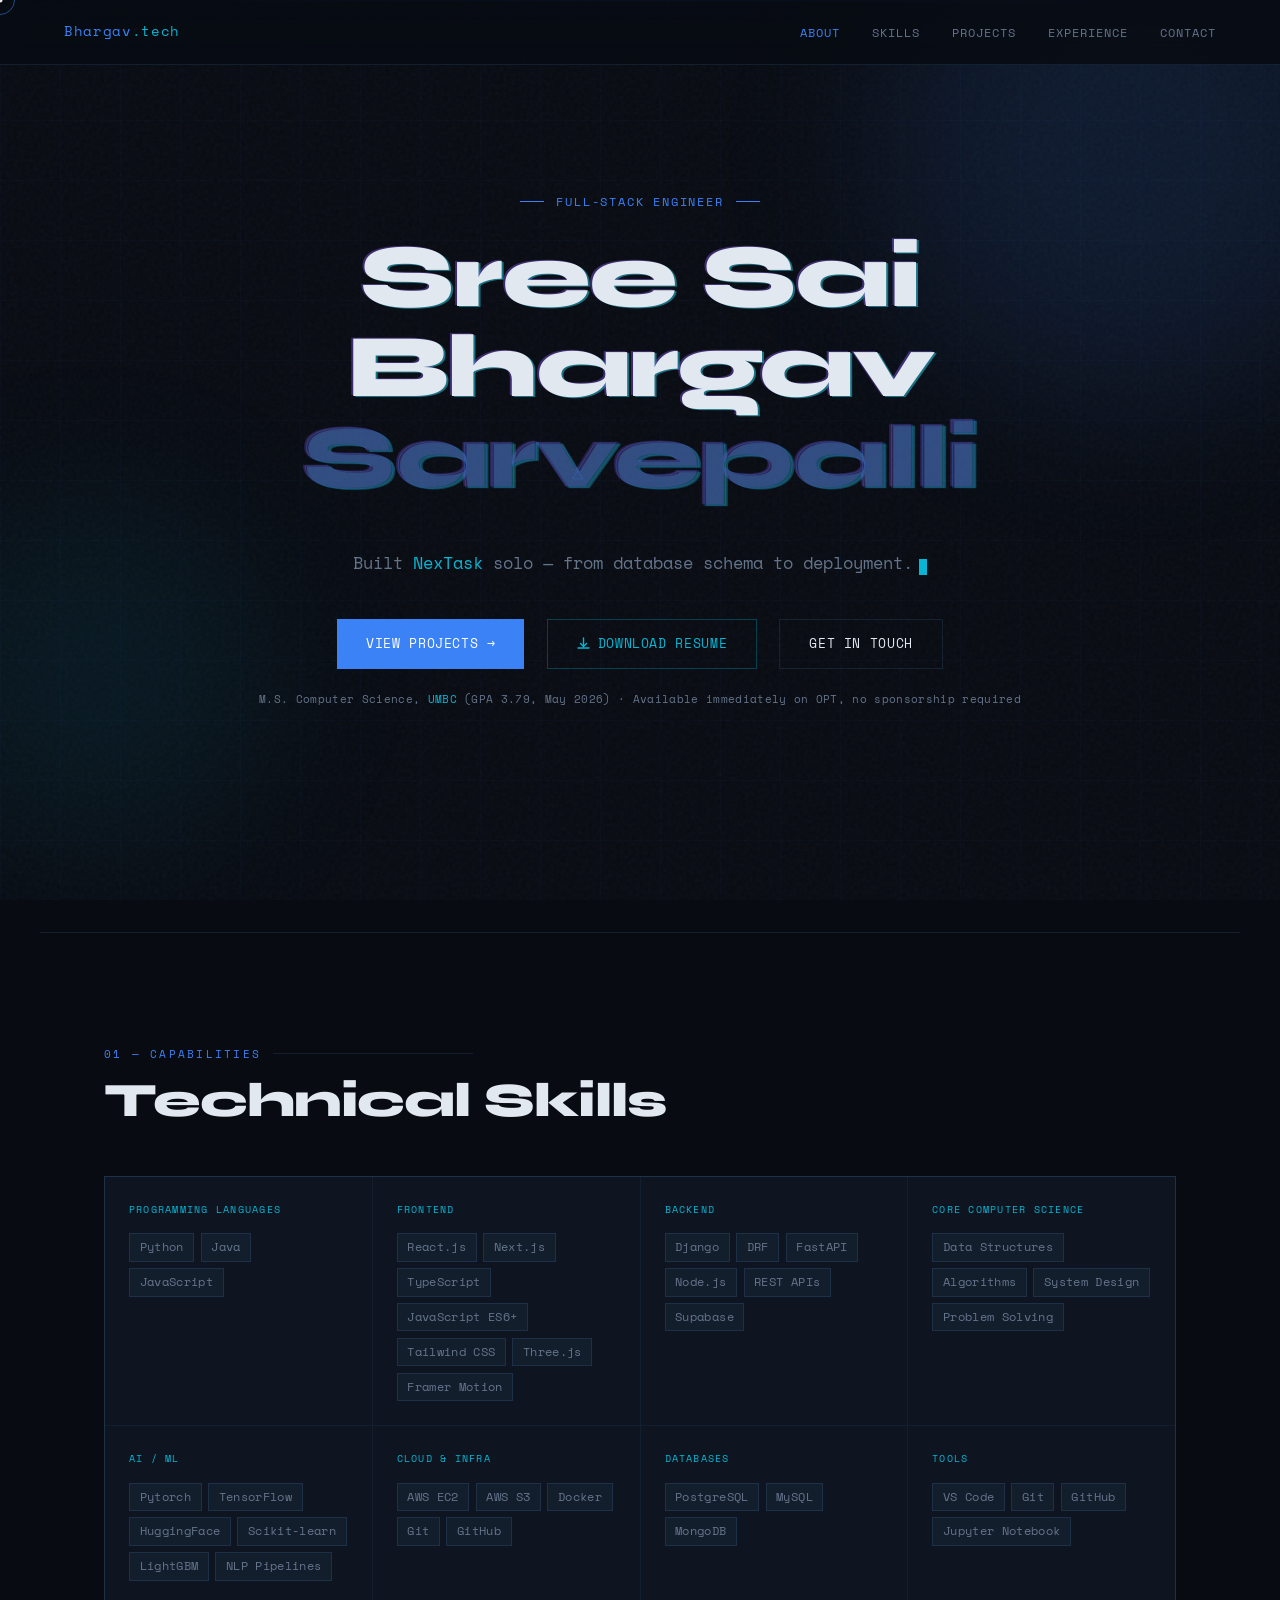
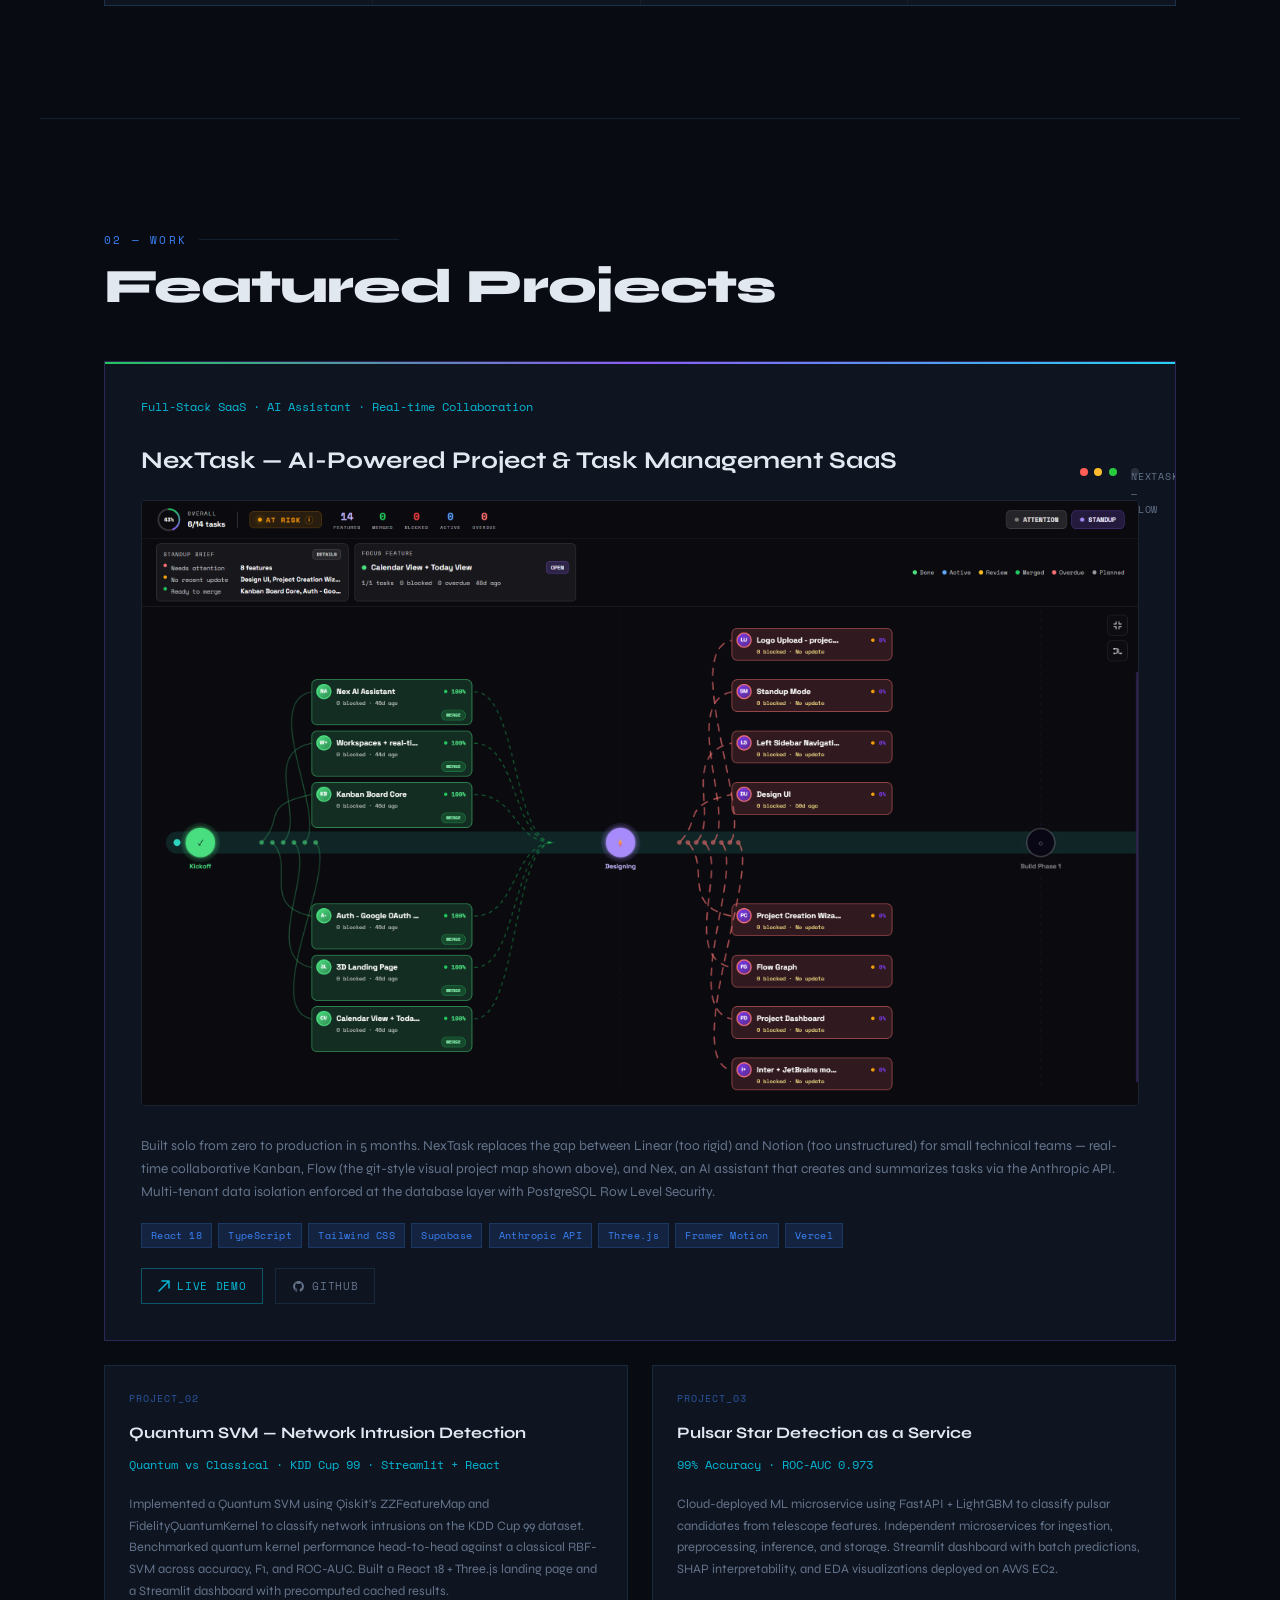
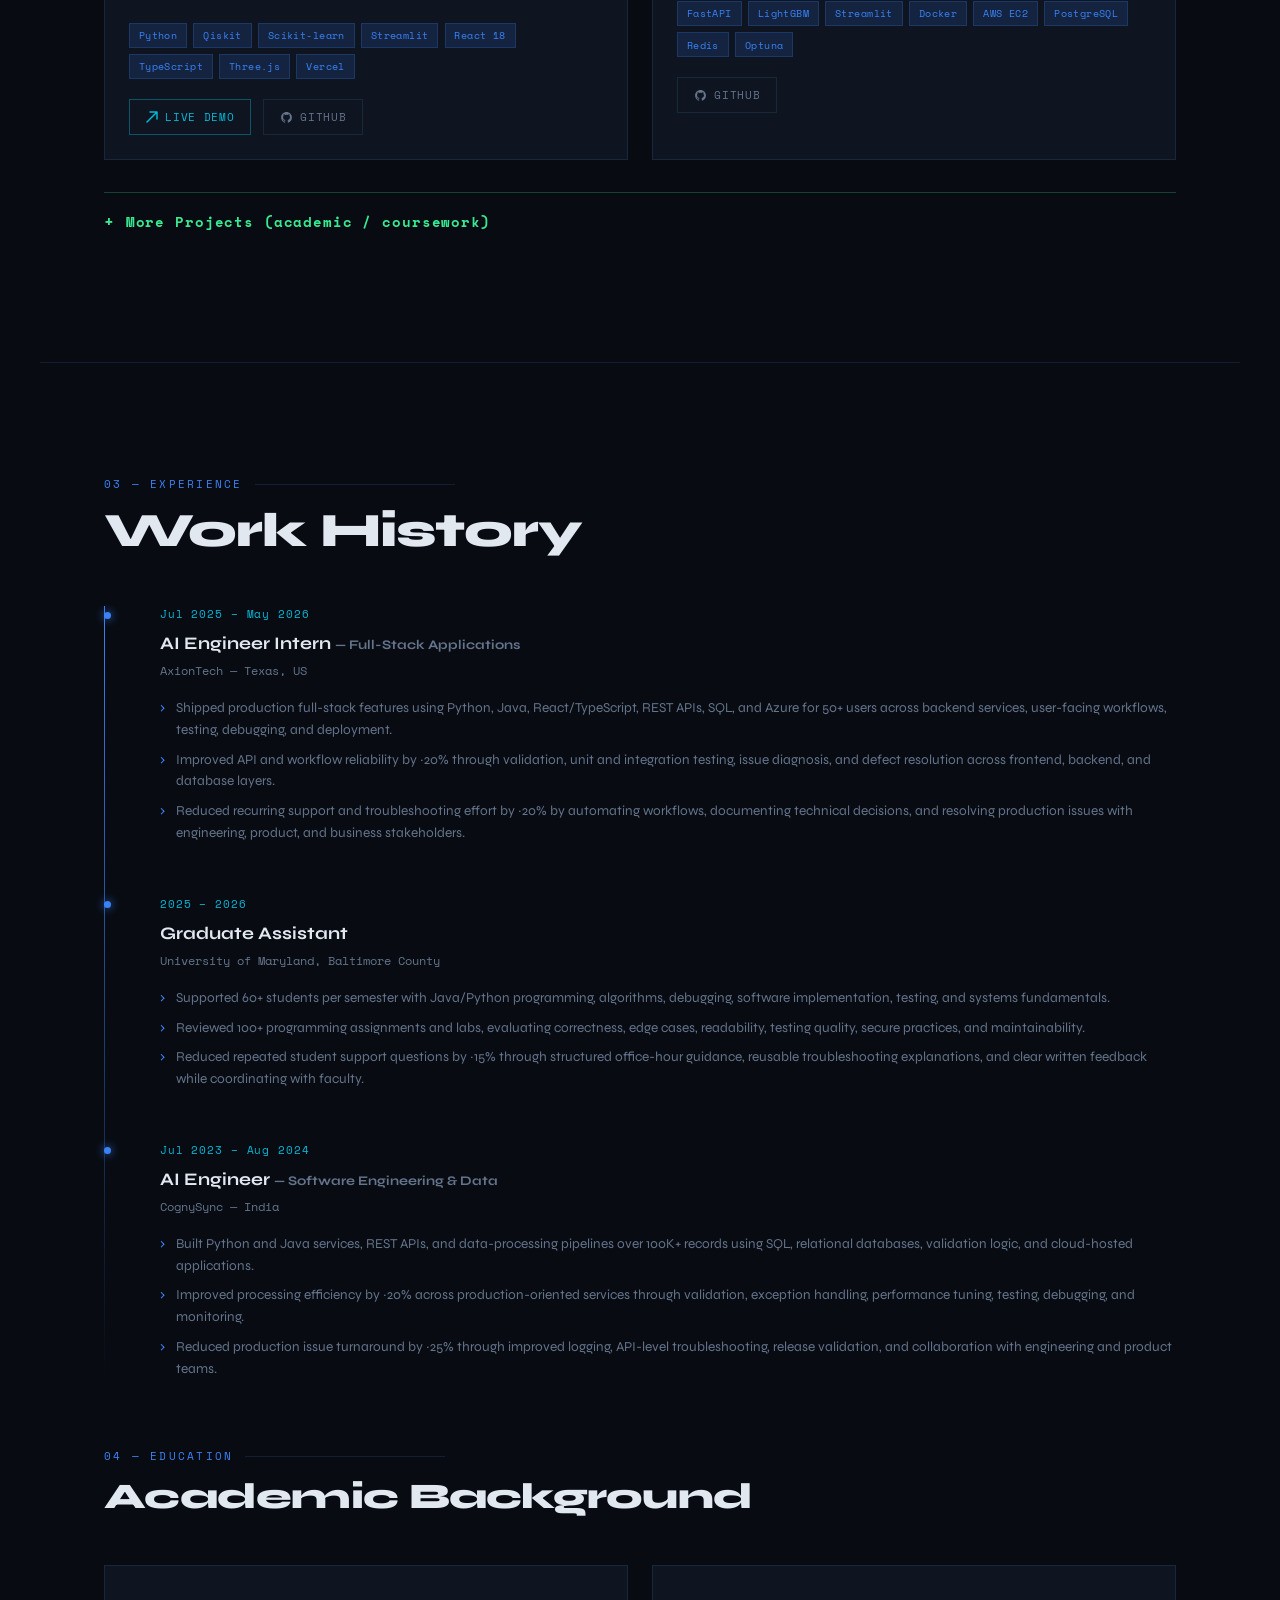
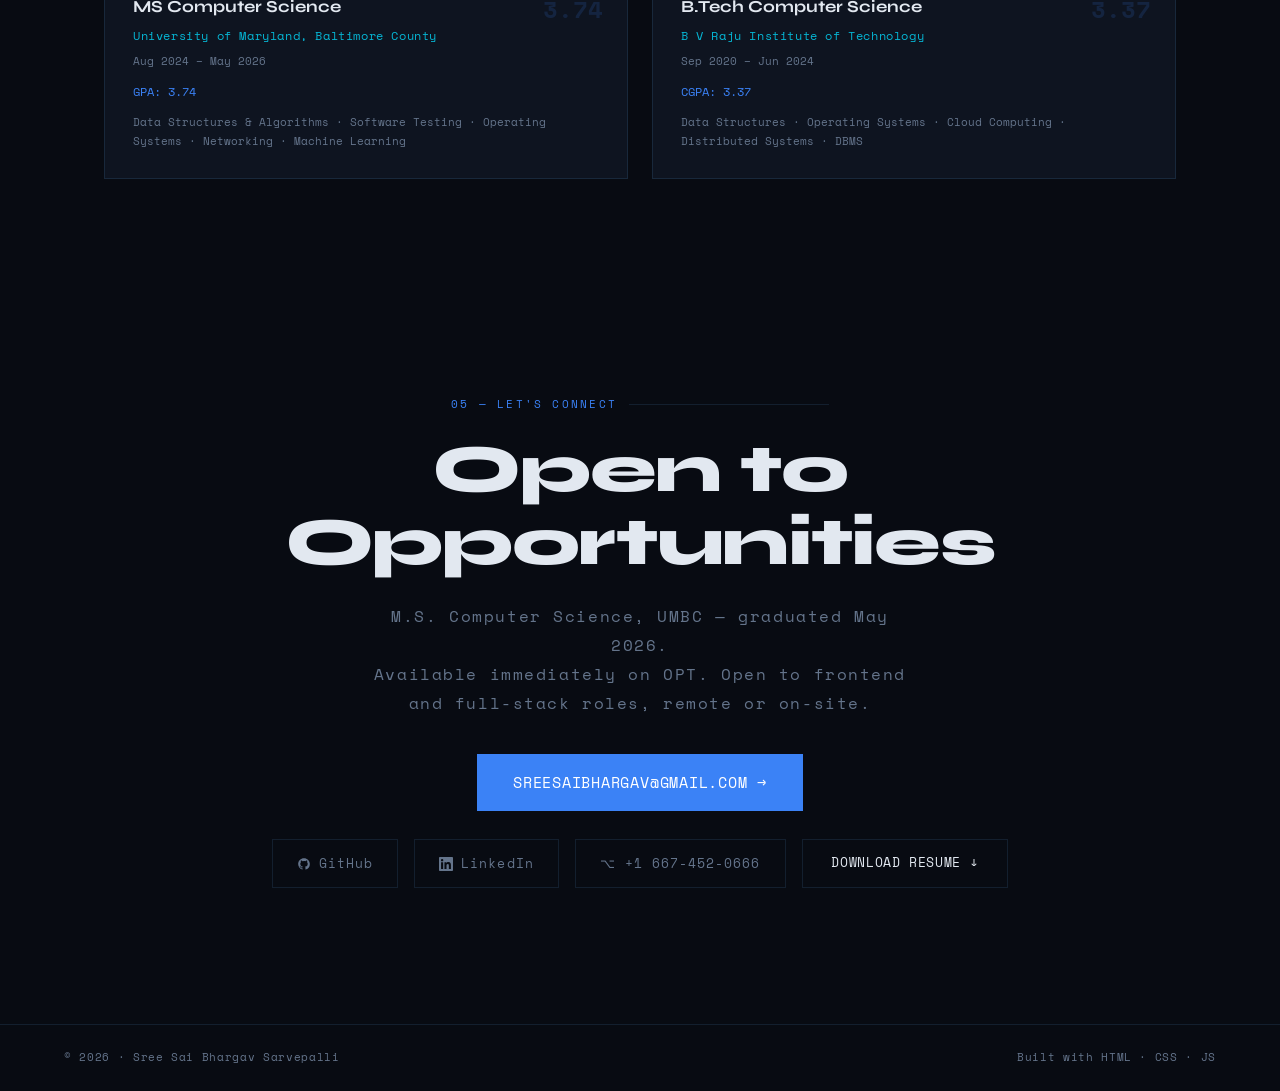
<file: index.html>
<!DOCTYPE html>
<html lang="en">
<head>
<meta charset="UTF-8">
<meta name="viewport" content="width=device-width, initial-scale=1.0">
<title>Bhargav's Portfolio</title>
<meta name="description" content="Portfolio of Sree Sai Bhargav Sarvepalli – Software Engineer and MS Computer Science student at UMBC.">
<meta name="author" content="Sree Sai Bhargav Sarvepalli">
<meta name="theme-color" content="#0f172a">
<meta property="og:title" content="Sree Sai Bhargav Sarvepalli | Software Engineer Portfolio">
<meta property="og:description" content="MS Computer Science student at UMBC building AI-powered web apps and scalable backend systems.">
<meta property="og:type" content="website">
<meta property="og:url" content="https://bhargav.tech">
<link rel="icon" href="fevi_con.jpeg" type="image/jpeg">
<link rel="preconnect" href="https://fonts.googleapis.com">
<link rel="preconnect" href="https://fonts.gstatic.com" crossorigin>
<link href="https://fonts.googleapis.com/css2?family=Space+Mono:wght@400;700&family=Syne:wght@400;600;700;800&display=swap" rel="stylesheet">
<link rel="stylesheet" href="style.css">
</head>
<body>

<div id="progress-bar"></div>
<div class="grid-bg"></div>
<div class="noise"></div>
<div class="scanline"></div>
<div class="cursor-dot" id="cursor-dot"></div>
<div class="cursor-ring" id="cursor-ring"></div>

<!-- MOBILE MENU -->
<div class="mobile-menu" id="mobileMenu">
  <a href="#about"      onclick="closeMobile()">About</a>
  <a href="#skills"     onclick="closeMobile()">Skills</a>
  <a href="#projects"   onclick="closeMobile()">Projects</a>
  <a href="#experience" onclick="closeMobile()">Experience</a>
  <a href="#contact"    onclick="closeMobile()">Contact</a>
  <a href="Sree_Sai_Bhargav_Sarvepalli_Resume.pdf" download style="color:var(--accent2);" onclick="closeMobile()">↓ Resume</a>
</div>

<!-- NAV -->
<nav id="mainNav">
  <span class="nav-logo">Bhargav<span>.tech</span></span>
  <ul class="nav-links">
    <li><a href="#about">About</a></li>
    <li><a href="#skills">Skills</a></li>
    <li><a href="#projects">Projects</a></li>
    <li><a href="#experience">Experience</a></li>
    <li><a href="#contact">Contact</a></li>
  </ul>
  <button class="hamburger" id="hamburger" onclick="toggleMenu()" aria-label="Menu">
    <span></span><span></span><span></span>
  </button>
</nav>

<!-- HERO -->
<div id="about">
<section id="hero" class="hero-centered" style="max-width:none; padding: 2rem 4rem;">
  <div class="hero-orb orb1"></div>
  <div class="hero-orb orb2"></div>

  <div class="hero-center-wrap">
    <div class="hero-tag">Full-Stack Engineer</div>
    <h1 class="hero-name hero-name-glitch hero-name-xl">
      <span class="name-line1" data-text="Sree Sai Bhargav">Sree Sai Bhargav</span>
      <span class="line2" data-text="Sarvepalli">Sarvepalli</span>
    </h1>
    <p class="hero-subtitle hero-subtitle-centered">
      Built <em>NexTask</em> solo — from database schema to deployment.<span class="blink"></span>
    </p>
    <div class="hero-ctas hero-ctas-centered fade-up delay-4">
      <a href="#projects" class="btn-primary">View Projects →</a>
      <a href="Sree_Sai_Bhargav_Sarvepalli_Resume.pdf" download class="btn-download">
        <svg width="13" height="13" viewBox="0 0 13 13" fill="none"><path d="M6.5 1v8M3.5 6.5l3 3 3-3M1 11h11" stroke="currentColor" stroke-width="1.4" stroke-linecap="round" stroke-linejoin="round"/></svg>
        Download Resume
      </a>
      <a href="mailto:sreesaibhargav@gmail.com" class="btn-ghost">Get in Touch</a>
    </div>
    <p class="hero-meta-line">M.S. Computer Science, <em>UMBC</em> (GPA 3.79, May 2026) · Available immediately on OPT, no sponsorship required</p>
  </div>
</section>
</div>

<hr class="divider"/>

<!-- SKILLS -->
<section id="skills">
  <div class="section-label reveal">01 — Capabilities</div>
  <h2 class="section-title reveal">Technical Skills</h2>
  <div class="skills-grid stagger">
    <div class="skill-cell">
      <div class="skill-category">Programming Languages</div>
      <div class="skill-tags"><span class="skill-tag">Python</span><span class="skill-tag">Java</span><span class="skill-tag">JavaScript</span></div>
    </div>
    <div class="skill-cell">
      <div class="skill-category">Frontend</div>
      <div class="skill-tags"><span class="skill-tag">React.js</span><span class="skill-tag">Next.js</span><span class="skill-tag">TypeScript</span><span class="skill-tag">JavaScript ES6+</span><span class="skill-tag">Tailwind CSS</span><span class="skill-tag">Three.js</span><span class="skill-tag">Framer Motion</span></div>
    </div>
    <div class="skill-cell">
      <div class="skill-category">Backend</div>
      <div class="skill-tags"><span class="skill-tag">Django</span><span class="skill-tag">DRF</span><span class="skill-tag">FastAPI</span><span class="skill-tag">Node.js</span><span class="skill-tag">REST APIs</span><span class="skill-tag">Supabase</span></div>
    </div>
    <div class="skill-cell">
      <div class="skill-category">Core Computer Science</div>
      <div class="skill-tags"><span class="skill-tag">Data Structures</span><span class="skill-tag">Algorithms</span><span class="skill-tag">System Design</span><span class="skill-tag">Problem Solving</span></div>
    </div>
    <div class="skill-cell">
      <div class="skill-category">AI / ML</div>
      <div class="skill-tags"><span class="skill-tag">Pytorch</span><span class="skill-tag">TensorFlow</span><span class="skill-tag">HuggingFace</span><span class="skill-tag">Scikit-learn</span><span class="skill-tag">LightGBM</span><span class="skill-tag">NLP Pipelines</span></div>
    </div>
    <div class="skill-cell">
      <div class="skill-category">Cloud &amp; Infra</div>
      <div class="skill-tags"><span class="skill-tag">AWS EC2</span><span class="skill-tag">AWS S3</span><span class="skill-tag">Docker</span><span class="skill-tag">Git</span><span class="skill-tag">GitHub</span></div>
    </div>
    <div class="skill-cell">
      <div class="skill-category">Databases</div>
      <div class="skill-tags"><span class="skill-tag">PostgreSQL</span><span class="skill-tag">MySQL</span><span class="skill-tag">MongoDB</span></div>
    </div>
    <div class="skill-cell">
      <div class="skill-category">Tools</div>
      <div class="skill-tags"><span class="skill-tag">VS Code</span><span class="skill-tag">Git</span><span class="skill-tag">GitHub</span><span class="skill-tag">Jupyter Notebook</span></div>
    </div>
  </div>
</section>

<hr class="divider"/>

<!-- PROJECTS -->
<section id="projects">
  <div class="section-label reveal">02 — Work</div>
  <h2 class="section-title reveal">Featured Projects</h2>

  <div class="flow-showcase reveal">
    <div class="flow-showcase-header">
      <div class="flow-showcase-titles">
        <div class="project-highlight">Full-Stack SaaS · AI Assistant · Real-time Collaboration</div>
        <div class="project-title" style="font-size:1.5rem; margin-bottom:0;">NexTask — AI-Powered Project &amp; Task Management SaaS</div>
      </div>
      <div class="flow-window-dots"><span></span><span></span><span></span><span class="flow-window-label">NEXTASK — FLOW</span></div>
    </div>

    <div class="flow-canvas-wrap flow-canvas-img">
      <img src="flow-screenshot.png" alt="NexTask's Flow view: a git-style visual project map showing milestones branching off a central Kickoff → Designing → Build → Launch timeline, color-coded by status" loading="lazy"/>
    </div>

    <div class="project-desc" style="margin-top:1.75rem;">Built solo from zero to production in 5 months. NexTask replaces the gap between Linear (too rigid) and Notion (too unstructured) for small technical teams — real-time collaborative Kanban, Flow (the git-style visual project map shown above), and Nex, an AI assistant that creates and summarizes tasks via the Anthropic API. Multi-tenant data isolation enforced at the database layer with PostgreSQL Row Level Security.</div>

    <div class="tech-stack">
      <span class="tech-pill">React 18</span>
      <span class="tech-pill">TypeScript</span>
      <span class="tech-pill">Tailwind CSS</span>
      <span class="tech-pill">Supabase</span>
      <span class="tech-pill">Anthropic API</span>
      <span class="tech-pill">Three.js</span>
      <span class="tech-pill">Framer Motion</span>
      <span class="tech-pill">Vercel</span>
    </div>
    <div class="project-actions">
      <a href="https://www.nextask.live/" target="_blank" class="project-btn-demo">
        <svg width="12" height="12" viewBox="0 0 12 12" fill="none"><path d="M1 11L11 1M11 1H4M11 1v7" stroke="currentColor" stroke-width="1.5" stroke-linecap="round"/></svg>
        Live Demo
      </a>
      <a href="https://github.com/Bhargav-Sarvepalli" target="_blank" class="project-btn-github">
        <svg width="13" height="13" viewBox="0 0 24 24" fill="currentColor"><path d="M12 2C6.477 2 2 6.484 2 12.017c0 4.425 2.865 8.18 6.839 9.504.5.092.682-.217.682-.483 0-.237-.008-.868-.013-1.703-2.782.605-3.369-1.343-3.369-1.343-.454-1.158-1.11-1.466-1.11-1.466-.908-.62.069-.608.069-.608 1.003.07 1.531 1.032 1.531 1.032.892 1.53 2.341 1.088 2.91.832.092-.647.35-1.088.636-1.338-2.22-.253-4.555-1.113-4.555-4.951 0-1.093.39-1.988 1.029-2.688-.103-.253-.446-1.272.098-2.65 0 0 .84-.27 2.75 1.026A9.564 9.564 0 0112 6.844c.85.004 1.705.115 2.504.337 1.909-1.296 2.747-1.027 2.747-1.027.546 1.379.202 2.398.1 2.651.64.7 1.028 1.595 1.028 2.688 0 3.848-2.339 4.695-4.566 4.943.359.309.678.92.678 1.855 0 1.338-.012 2.419-.012 2.747 0 .268.18.58.688.482A10.019 10.019 0 0022 12.017C22 6.484 17.522 2 12 2z"/></svg>
        GitHub
      </a>
    </div>
  </div>

  <div class="projects-grid stagger" style="margin-top:1.5rem;">

    <div class="project-card project-card-minor">
      <div class="project-num">PROJECT_02</div>
      <div class="project-title">Quantum SVM — Network Intrusion Detection</div>
      <div class="project-highlight">Quantum vs Classical · KDD Cup 99 · Streamlit + React</div>
      <div class="project-desc">Implemented a Quantum SVM using Qiskit's ZZFeatureMap and FidelityQuantumKernel to classify network intrusions on the KDD Cup 99 dataset. Benchmarked quantum kernel performance head-to-head against a classical RBF-SVM across accuracy, F1, and ROC-AUC. Built a React 18 + Three.js landing page and a Streamlit dashboard with precomputed cached results.</div>
      <div class="tech-stack">
        <span class="tech-pill">Python</span>
        <span class="tech-pill">Qiskit</span>
        <span class="tech-pill">Scikit-learn</span>
        <span class="tech-pill">Streamlit</span>
        <span class="tech-pill">React 18</span>
        <span class="tech-pill">TypeScript</span>
        <span class="tech-pill">Three.js</span>
        <span class="tech-pill">Vercel</span>
      </div>
      <div class="project-actions">
        <a href="https://qsvm-anomaly-detection.vercel.app/" target="_blank" class="project-btn-demo">
          <svg width="12" height="12" viewBox="0 0 12 12" fill="none"><path d="M1 11L11 1M11 1H4M11 1v7" stroke="currentColor" stroke-width="1.5" stroke-linecap="round"/></svg>
          Live Demo
        </a>
        <a href="https://github.com/Bhargav-Sarvepalli/qsvm-anomaly-detection" target="_blank" class="project-btn-github">
          <svg width="13" height="13" viewBox="0 0 24 24" fill="currentColor"><path d="M12 2C6.477 2 2 6.484 2 12.017c0 4.425 2.865 8.18 6.839 9.504.5.092.682-.217.682-.483 0-.237-.008-.868-.013-1.703-2.782.605-3.369-1.343-3.369-1.343-.454-1.158-1.11-1.466-1.11-1.466-.908-.62.069-.608.069-.608 1.003.07 1.531 1.032 1.531 1.032.892 1.53 2.341 1.088 2.91.832.092-.647.35-1.088.636-1.338-2.22-.253-4.555-1.113-4.555-4.951 0-1.093.39-1.988 1.029-2.688-.103-.253-.446-1.272.098-2.65 0 0 .84-.27 2.75 1.026A9.564 9.564 0 0112 6.844c.85.004 1.705.115 2.504.337 1.909-1.296 2.747-1.027 2.747-1.027.546 1.379.202 2.398.1 2.651.64.7 1.028 1.595 1.028 2.688 0 3.848-2.339 4.695-4.566 4.943.359.309.678.92.678 1.855 0 1.338-.012 2.419-.012 2.747 0 .268.18.58.688.482A10.019 10.019 0 0022 12.017C22 6.484 17.522 2 12 2z"/></svg>
          GitHub
        </a>
      </div>
    </div>

    <div class="project-card project-card-minor">
      <div class="project-num">PROJECT_03</div>
      <div class="project-title">Pulsar Star Detection as a Service</div>
      <div class="project-highlight">99% Accuracy · ROC-AUC 0.973</div>
      <div class="project-desc">Cloud-deployed ML microservice using FastAPI + LightGBM to classify pulsar candidates from telescope features. Independent microservices for ingestion, preprocessing, inference, and storage. Streamlit dashboard with batch predictions, SHAP interpretability, and EDA visualizations deployed on AWS EC2.</div>
      <div class="tech-stack">
        <span class="tech-pill">FastAPI</span>
        <span class="tech-pill">LightGBM</span>
        <span class="tech-pill">Streamlit</span>
        <span class="tech-pill">Docker</span>
        <span class="tech-pill">AWS EC2</span>
        <span class="tech-pill">PostgreSQL</span>
        <span class="tech-pill">Redis</span>
        <span class="tech-pill">Optuna</span>
      </div>
      <div class="project-actions">
        <a href="https://github.com/Bhargav-Sarvepalli/pulsar-star-prediction-service" target="_blank" class="project-btn-github">
          <svg width="13" height="13" viewBox="0 0 24 24" fill="currentColor"><path d="M12 2C6.477 2 2 6.484 2 12.017c0 4.425 2.865 8.18 6.839 9.504.5.092.682-.217.682-.483 0-.237-.008-.868-.013-1.703-2.782.605-3.369-1.343-3.369-1.343-.454-1.158-1.11-1.466-1.11-1.466-.908-.62.069-.608.069-.608 1.003.07 1.531 1.032 1.531 1.032.892 1.53 2.341 1.088 2.91.832.092-.647.35-1.088.636-1.338-2.22-.253-4.555-1.113-4.555-4.951 0-1.093.39-1.988 1.029-2.688-.103-.253-.446-1.272.098-2.65 0 0 .84-.27 2.75 1.026A9.564 9.564 0 0112 6.844c.85.004 1.705.115 2.504.337 1.909-1.296 2.747-1.027 2.747-1.027.546 1.379.202 2.398.1 2.651.64.7 1.028 1.595 1.028 2.688 0 3.848-2.339 4.695-4.566 4.943.359.309.678.92.678 1.855 0 1.338-.012 2.419-.012 2.747 0 .268.18.58.688.482A10.019 10.019 0 0022 12.017C22 6.484 17.522 2 12 2z"/></svg>
          GitHub
        </a>
      </div>
    </div>

  </div>

  <details class="more-projects-toggle reveal">
    <summary>More Projects (academic / coursework)</summary>
    <div class="projects-grid stagger" style="margin-top:1.5rem;">
      <div class="project-card project-card-minor">
        <div class="project-num">PROJECT_04</div>
        <div class="project-title">Cross-lingual Sentiment Analysis</div>
        <div class="project-highlight">Zero-shot &amp; Fine-tuned · 3 Transformer Models</div>
        <div class="project-desc">Multilingual emotion-classification workflows using mBERT, XLM-R, and XLNet. Evaluated across multi-domain datasets with reproducible benchmarking pipelines and optimized tokenization strategies.</div>
        <div class="tech-stack">
          <span class="tech-pill">PyTorch</span>
          <span class="tech-pill">HuggingFace</span>
          <span class="tech-pill">mBERT</span>
          <span class="tech-pill">XLM-R</span>
          <span class="tech-pill">XLNet</span>
          <span class="tech-pill">Scikit-learn</span>
        </div>
      </div>
      <div class="project-card project-card-minor">
        <div class="project-num">PROJECT_05</div>
        <div class="project-title">Chest X-Ray Classification CNN</div>
        <div class="project-highlight">AUC 0.99 COVID · 0.98 Pneumonia · 0.97 Normal</div>
        <div class="project-desc">CNN models to classify chest X-rays into COVID-19, Pneumonia, and Normal categories. Applied data augmentation, EDA, and GPU-accelerated training to reduce overfitting on imbalanced medical imaging datasets.</div>
        <div class="tech-stack">
          <span class="tech-pill">TensorFlow</span>
          <span class="tech-pill">Keras</span>
          <span class="tech-pill">OpenCV</span>
          <span class="tech-pill">CNN</span>
        </div>
      </div>
    </div>
  </details>
</section>

<hr class="divider"/>

<!-- EXPERIENCE -->
<section id="experience">

  <div class="section-label reveal">03 — Experience</div>
  <h2 class="section-title reveal">Work History</h2>

  <div class="timeline">

    <!-- AXIONTECH -->
    <div class="timeline-item reveal">
      <div class="timeline-period">Jul 2025 – May 2026</div>

      <div class="timeline-role">
        AI Engineer Intern
        <span style="font-size:0.75em; color:var(--muted);">
          — Full-Stack Applications
        </span>
      </div>

      <div class="timeline-org">
        AxionTech — Texas, US
      </div>

      <ul class="timeline-bullets">
        <li>
          Shipped production full-stack features using Python, Java,
          React/TypeScript, REST APIs, SQL, and Azure for 50+ users across
          backend services, user-facing workflows, testing, debugging,
          and deployment.
        </li>

        <li>
          Improved API and workflow reliability by ~20% through validation,
          unit and integration testing, issue diagnosis, and defect resolution
          across frontend, backend, and database layers.
        </li>

        <li>
          Reduced recurring support and troubleshooting effort by ~20% by
          automating workflows, documenting technical decisions, and resolving
          production issues with engineering, product, and business stakeholders.
        </li>
      </ul>
    </div>


    <!-- UMBC -->
    <div class="timeline-item reveal">
      <div class="timeline-period">2025 – 2026</div>

      <div class="timeline-role">
        Graduate Assistant
      </div>

      <div class="timeline-org">
        University of Maryland, Baltimore County
      </div>

      <ul class="timeline-bullets">
        <li>
          Supported 60+ students per semester with Java/Python programming,
          algorithms, debugging, software implementation, testing, and
          systems fundamentals.
        </li>

        <li>
          Reviewed 100+ programming assignments and labs, evaluating
          correctness, edge cases, readability, testing quality,
          secure practices, and maintainability.
        </li>

        <li>
          Reduced repeated student support questions by ~15% through structured
          office-hour guidance, reusable troubleshooting explanations,
          and clear written feedback while coordinating with faculty.
        </li>
      </ul>
    </div>


    <!-- COGNYSYNC -->
    <div class="timeline-item reveal">
      <div class="timeline-period">Jul 2023 – Aug 2024</div>

      <div class="timeline-role">
        AI Engineer
        <span style="font-size:0.75em; color:var(--muted);">
          — Software Engineering &amp; Data
        </span>
      </div>

      <div class="timeline-org">
        CognySync — India
      </div>

      <ul class="timeline-bullets">
        <li>
          Built Python and Java services, REST APIs, and data-processing
          pipelines over 100K+ records using SQL, relational databases,
          validation logic, and cloud-hosted applications.
        </li>

        <li>
          Improved processing efficiency by ~20% across production-oriented
          services through validation, exception handling, performance tuning,
          testing, debugging, and monitoring.
        </li>

        <li>
          Reduced production issue turnaround by ~25% through improved logging,
          API-level troubleshooting, release validation, and collaboration
          with engineering and product teams.
        </li>
      </ul>
    </div>

  </div>


  <!-- EDUCATION -->
  <div style="margin-top:4rem;">

    <div class="section-label reveal">04 — Education</div>

    <h2
      class="section-title reveal"
      style="font-size: clamp(1.5rem,3vw,2.25rem);"
    >
      Academic Background
    </h2>

    <div class="edu-grid stagger">

      <div class="edu-card" data-gpa="3.74">
        <div class="edu-degree">MS Computer Science</div>

        <div class="edu-school">
          University of Maryland, Baltimore County
        </div>

        <div class="edu-period">
          Aug 2024 – May 2026
        </div>

        <div class="edu-gpa">
          GPA: 3.74
        </div>

        <div
          style="
            margin-top:0.75rem;
            font-family:var(--mono);
            font-size:0.68rem;
            color:var(--muted);
            line-height:1.7;
          "
        >
          Data Structures &amp; Algorithms · Software Testing ·
          Operating Systems · Networking · Machine Learning
        </div>
      </div>


      <div class="edu-card" data-gpa="3.37">
        <div class="edu-degree">
          B.Tech Computer Science
        </div>

        <div class="edu-school">
          B V Raju Institute of Technology
        </div>

        <div class="edu-period">
          Sep 2020 – Jun 2024
        </div>

        <div class="edu-gpa">
          CGPA: 3.37
        </div>

        <div
          style="
            margin-top:0.75rem;
            font-family:var(--mono);
            font-size:0.68rem;
            color:var(--muted);
            line-height:1.7;
          "
        >
          Data Structures · Operating Systems · Cloud Computing ·
          Distributed Systems · DBMS
        </div>
      </div>

    </div>
  </div>

</section>

<!-- CONTACT -->
<div id="contact" class="section-fullscreen">
<section id="contact-section">
  <div class="section-label reveal" style="justify-content:center; margin-bottom:1.25rem;">05 — Let's Connect</div>
  <h2 class="section-title reveal" style="font-size:clamp(2.4rem,5.5vw,4.2rem); margin-bottom:1.5rem; line-height:1.08;">Open to Opportunities</h2>
  <p class="contact-tagline reveal" style="font-size:clamp(.85rem,1.3vw,.98rem); line-height:1.85; max-width:560px; margin:0 auto;">
    M.S. Computer Science, UMBC — graduated May 2026.<br/>
    Available immediately on OPT. Open to frontend and full-stack roles, remote or on-site.
  </p>
  <div class="reveal" style="margin-top:2.25rem;">
    <a href="mailto:sreesaibhargav@gmail.com" class="btn-primary" style="font-size:0.95rem; padding: 1rem 2.25rem;">sreesaibhargav@gmail.com →</a>
  </div>
  <div class="contact-links reveal" style="margin-top:1.75rem;">
    <a href="https://github.com/Bhargav-Sarvepalli" target="_blank" class="contact-link">
      <svg width="14" height="14" viewBox="0 0 24 24" fill="currentColor"><path d="M12 2C6.477 2 2 6.484 2 12.017c0 4.425 2.865 8.18 6.839 9.504.5.092.682-.217.682-.483 0-.237-.008-.868-.013-1.703-2.782.605-3.369-1.343-3.369-1.343-.454-1.158-1.11-1.466-1.11-1.466-.908-.62.069-.608.069-.608 1.003.07 1.531 1.032 1.531 1.032.892 1.53 2.341 1.088 2.91.832.092-.647.35-1.088.636-1.338-2.22-.253-4.555-1.113-4.555-4.951 0-1.093.39-1.988 1.029-2.688-.103-.253-.446-1.272.098-2.65 0 0 .84-.27 2.75 1.026A9.564 9.564 0 0112 6.844c.85.004 1.705.115 2.504.337 1.909-1.296 2.747-1.027 2.747-1.027.546 1.379.202 2.398.1 2.651.64.7 1.028 1.595 1.028 2.688 0 3.848-2.339 4.695-4.566 4.943.359.309.678.92.678 1.855 0 1.338-.012 2.419-.012 2.747 0 .268.18.58.688.482A10.019 10.019 0 0022 12.017C22 6.484 17.522 2 12 2z"/></svg>
      GitHub
    </a>
    <a href="https://www.linkedin.com/in/bhargav-sarvepalli/" target="_blank" class="contact-link">
      <svg width="14" height="14" viewBox="0 0 24 24" fill="currentColor"><path d="M20.447 20.452h-3.554v-5.569c0-1.328-.027-3.037-1.852-3.037-1.853 0-2.136 1.445-2.136 2.939v5.667H9.351V9h3.414v1.561h.046c.477-.9 1.637-1.85 3.37-1.85 3.601 0 4.267 2.37 4.267 5.455v6.286zM5.337 7.433a2.062 2.062 0 01-2.063-2.065 2.064 2.064 0 112.063 2.065zm1.782 13.019H3.555V9h3.564v11.452zM22.225 0H1.771C.792 0 0 .774 0 1.729v20.542C0 23.227.792 24 1.771 24h20.451C23.2 24 24 23.227 24 22.271V1.729C24 .774 23.2 0 22.222 0h.003z"/></svg>
      LinkedIn
    </a>
    <a href="tel:+16674520666" class="contact-link">⌥ +1 667-452-0666</a>
    <a href="Sree_Sai_Bhargav_Sarvepalli_Resume.pdf" download class="btn-ghost">Download Resume ↓</a>
  </div>
</section>
</div>

<footer>
  <p>© 2026 · Sree Sai Bhargav Sarvepalli</p>
  <p>Built with HTML · CSS · JS </p>
</footer>

<script src="script.js"></script>
</body>
</html>
</file>
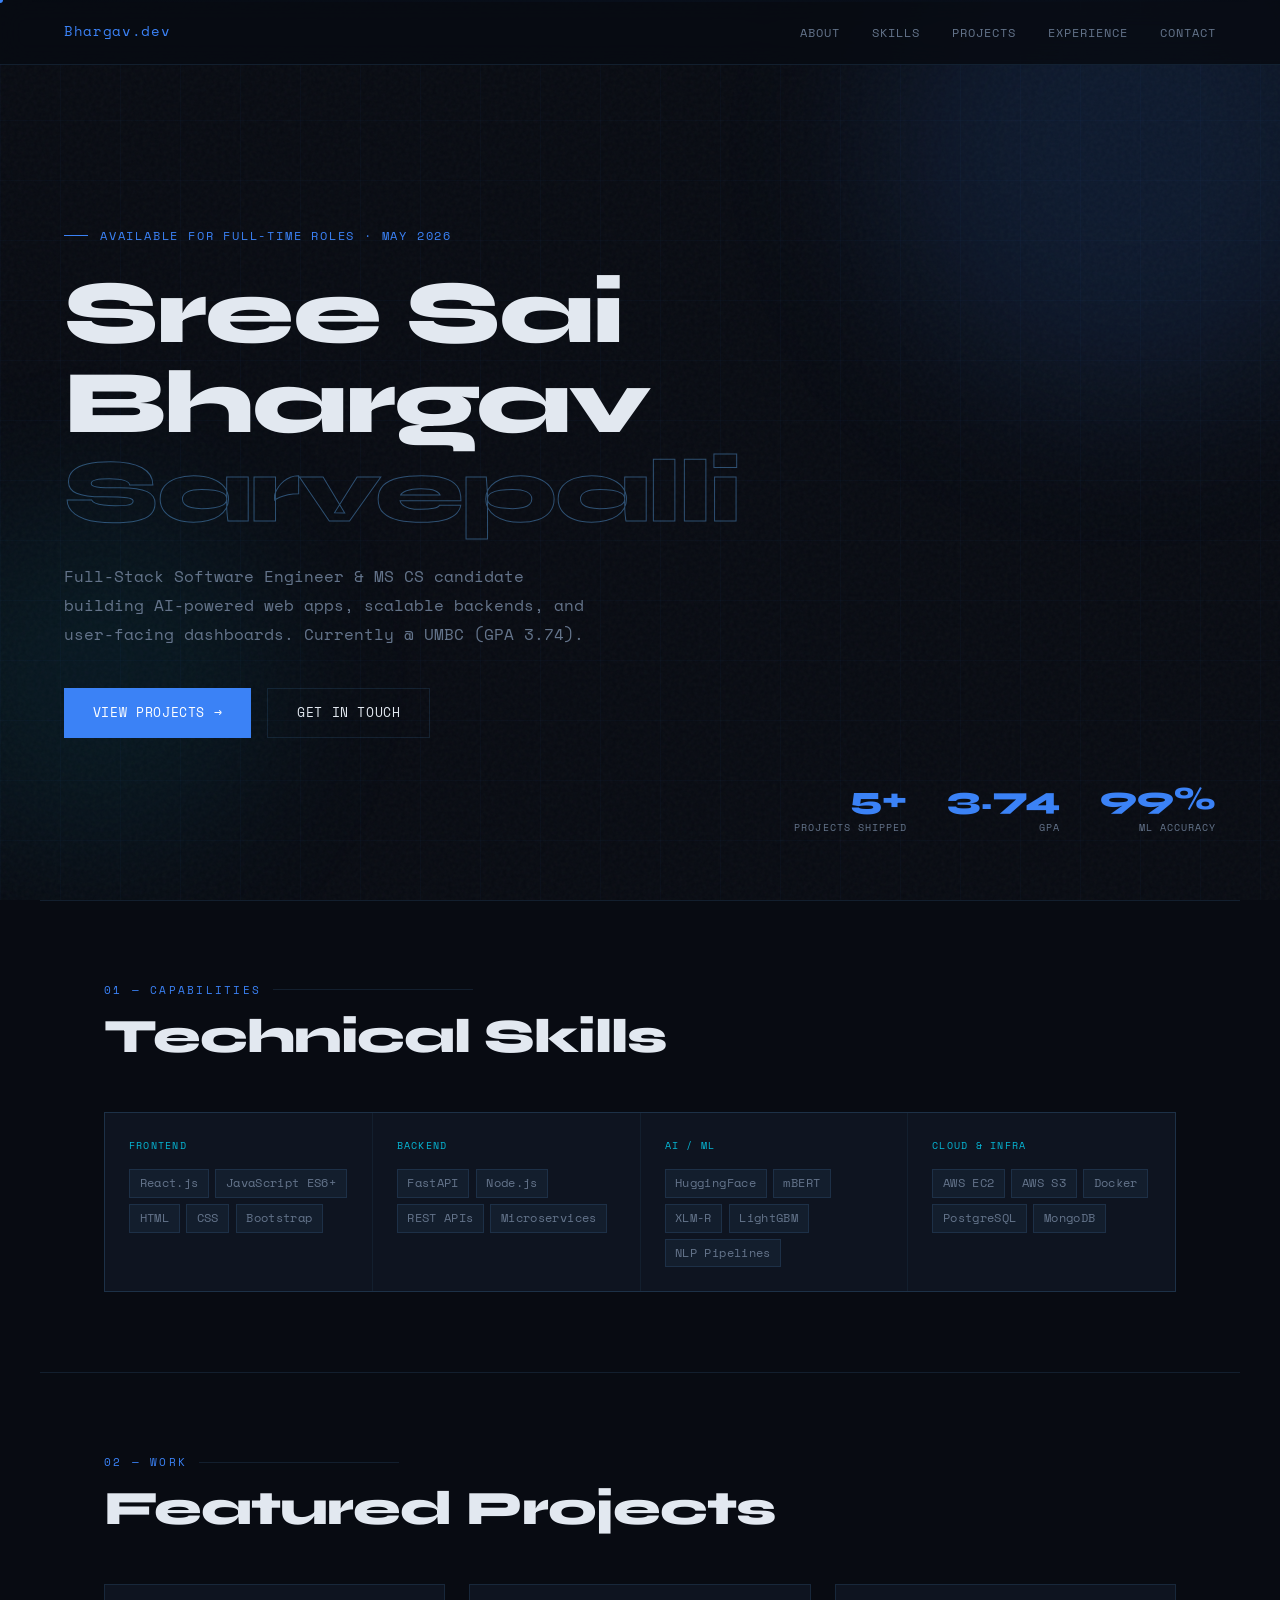
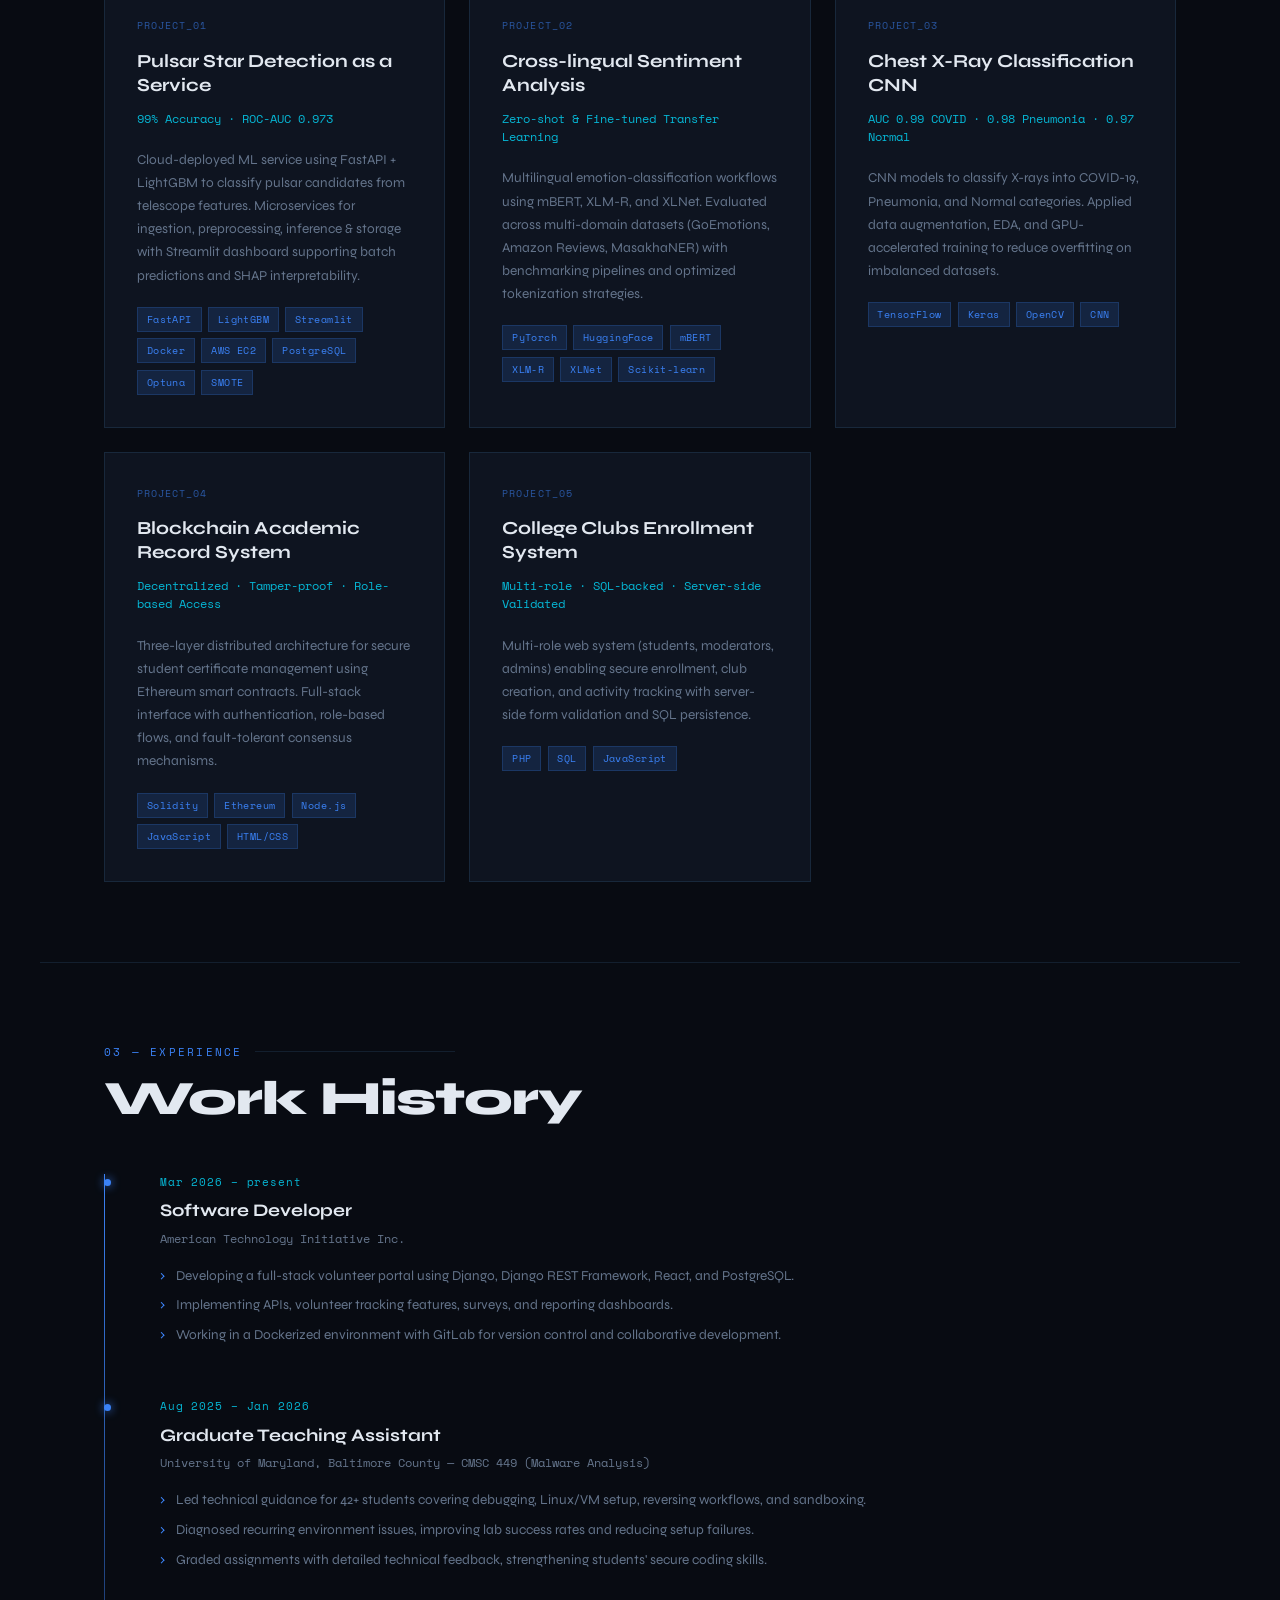
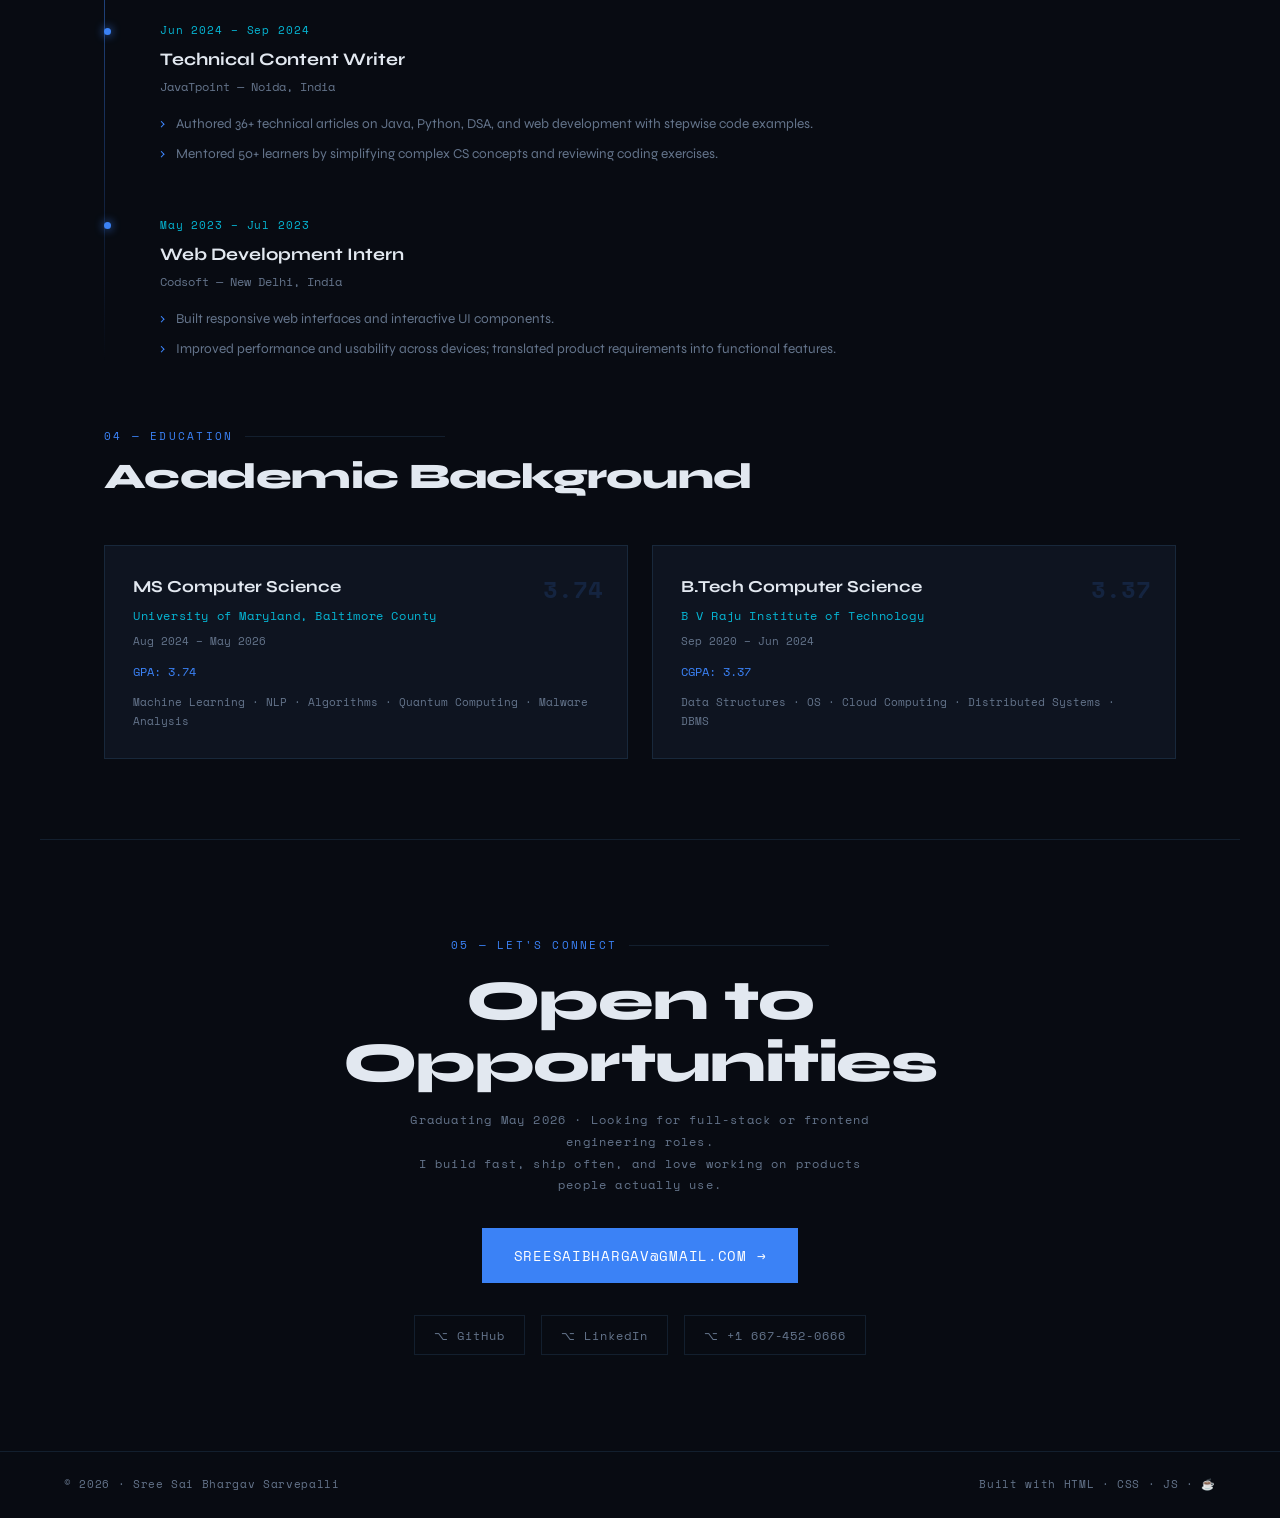
<file: portfolio.html>
<!DOCTYPE html>
<html lang="en">
<head>
<meta charset="UTF-8" />
<meta name="viewport" content="width=device-width, initial-scale=1.0" />
<title>Sree Sai Bhargav Sarvepalli — Portfolio</title>
<link href="https://fonts.googleapis.com/css2?family=Space+Mono:wght@400;700&family=Syne:wght@400;600;700;800&display=swap" rel="stylesheet" />
<style>
  *, *::before, *::after { box-sizing: border-box; margin: 0; padding: 0; }

  :root {
    --bg: #080b12;
    --surface: #0e1420;
    --surface2: #141c2e;
    --border: rgba(100,180,255,0.12);
    --accent: #3b82f6;
    --accent2: #06b6d4;
    --accent-glow: rgba(59,130,246,0.15);
    --text: #e2e8f0;
    --muted: #64748b;
    --mono: 'Space Mono', monospace;
    --sans: 'Syne', sans-serif;
  }

  html { scroll-behavior: smooth; }

  body {
    background: var(--bg);
    color: var(--text);
    font-family: var(--sans);
    overflow-x: hidden;
    line-height: 1.6;
  }

  /* ── NOISE OVERLAY ── */
  body::before {
    content: '';
    position: fixed;
    inset: 0;
    background-image: url("data:image/svg+xml,%3Csvg viewBox='0 0 256 256' xmlns='http://www.w3.org/2000/svg'%3E%3Cfilter id='noise'%3E%3CfeTurbulence type='fractalNoise' baseFrequency='0.9' numOctaves='4' stitchTiles='stitch'/%3E%3C/filter%3E%3Crect width='100%25' height='100%25' filter='url(%23noise)' opacity='0.04'/%3E%3C/svg%3E");
    pointer-events: none;
    z-index: 0;
  }

  /* ── GRID LINES ── */
  body::after {
    content: '';
    position: fixed;
    inset: 0;
    background-image:
      linear-gradient(rgba(59,130,246,0.03) 1px, transparent 1px),
      linear-gradient(90deg, rgba(59,130,246,0.03) 1px, transparent 1px);
    background-size: 60px 60px;
    pointer-events: none;
    z-index: 0;
  }

  /* ── NAV ── */
  nav {
    position: fixed;
    top: 0; left: 0; right: 0;
    z-index: 100;
    display: flex;
    justify-content: space-between;
    align-items: center;
    padding: 1.2rem 4rem;
    background: rgba(8,11,18,0.85);
    backdrop-filter: blur(12px);
    border-bottom: 1px solid var(--border);
  }

  .nav-logo {
    font-family: var(--mono);
    font-size: 0.85rem;
    color: var(--accent);
    letter-spacing: 0.05em;
  }

  .nav-links {
    display: flex;
    gap: 2rem;
    list-style: none;
  }

  .nav-links a {
    font-family: var(--mono);
    font-size: 0.78rem;
    color: var(--muted);
    text-decoration: none;
    letter-spacing: 0.08em;
    text-transform: uppercase;
    transition: color 0.2s;
  }

  .nav-links a:hover { color: var(--accent); }

  /* ── HERO ── */
  #hero {
    position: relative;
    min-height: 100vh;
    display: flex;
    align-items: center;
    padding: 8rem 4rem 4rem;
    z-index: 1;
    overflow: hidden;
  }

  .hero-orb {
    position: absolute;
    border-radius: 50%;
    filter: blur(80px);
    pointer-events: none;
  }

  .orb1 {
    width: 500px; height: 500px;
    background: rgba(59,130,246,0.12);
    top: -100px; right: -100px;
  }

  .orb2 {
    width: 350px; height: 350px;
    background: rgba(6,182,212,0.08);
    bottom: 50px; left: -80px;
  }

  .hero-tag {
    font-family: var(--mono);
    font-size: 0.75rem;
    color: var(--accent);
    letter-spacing: 0.15em;
    text-transform: uppercase;
    margin-bottom: 1.5rem;
    display: flex;
    align-items: center;
    gap: 0.75rem;
  }

  .hero-tag::before {
    content: '';
    display: inline-block;
    width: 24px; height: 1px;
    background: var(--accent);
  }

  h1.hero-name {
    font-family: var(--sans);
    font-size: clamp(3rem, 7vw, 6rem);
    font-weight: 800;
    line-height: 1.0;
    letter-spacing: -0.02em;
    margin-bottom: 0.5rem;
  }

  .hero-name .line2 {
    color: transparent;
    -webkit-text-stroke: 1px rgba(100,180,255,0.4);
  }

  .hero-subtitle {
    font-family: var(--mono);
    font-size: 1rem;
    color: var(--muted);
    margin: 1.5rem 0 2.5rem;
    max-width: 520px;
    line-height: 1.8;
  }

  .hero-ctas {
    display: flex;
    gap: 1rem;
    flex-wrap: wrap;
  }

  .btn-primary {
    display: inline-flex;
    align-items: center;
    gap: 0.5rem;
    background: var(--accent);
    color: #fff;
    font-family: var(--mono);
    font-size: 0.8rem;
    letter-spacing: 0.05em;
    text-transform: uppercase;
    padding: 0.85rem 1.8rem;
    border: none;
    cursor: pointer;
    text-decoration: none;
    transition: opacity 0.2s, transform 0.2s;
  }

  .btn-primary:hover { opacity: 0.85; transform: translateY(-1px); }

  .btn-ghost {
    display: inline-flex;
    align-items: center;
    gap: 0.5rem;
    background: transparent;
    color: var(--text);
    font-family: var(--mono);
    font-size: 0.8rem;
    letter-spacing: 0.05em;
    text-transform: uppercase;
    padding: 0.85rem 1.8rem;
    border: 1px solid var(--border);
    cursor: pointer;
    text-decoration: none;
    transition: border-color 0.2s, color 0.2s;
  }

  .btn-ghost:hover { border-color: var(--accent); color: var(--accent); }

  .hero-stats {
    position: absolute;
    right: 4rem;
    bottom: 4rem;
    display: flex;
    gap: 2.5rem;
  }

  .stat-item {
    text-align: right;
  }

  .stat-num {
    font-family: var(--sans);
    font-size: 2rem;
    font-weight: 800;
    color: var(--accent);
    line-height: 1;
  }

  .stat-label {
    font-family: var(--mono);
    font-size: 0.65rem;
    color: var(--muted);
    letter-spacing: 0.1em;
    text-transform: uppercase;
    margin-top: 0.25rem;
  }

  /* ── SECTION BASE ── */
  section {
    position: relative;
    z-index: 1;
    padding: 5rem 4rem;
    max-width: 1200px;
    margin: 0 auto;
  }

  .section-label {
    font-family: var(--mono);
    font-size: 0.7rem;
    color: var(--accent);
    letter-spacing: 0.2em;
    text-transform: uppercase;
    margin-bottom: 0.75rem;
    display: flex;
    align-items: center;
    gap: 0.75rem;
  }

  .section-label::after {
    content: '';
    flex: 1;
    height: 1px;
    background: var(--border);
    max-width: 200px;
  }

  h2.section-title {
    font-family: var(--sans);
    font-size: clamp(2rem, 4vw, 3rem);
    font-weight: 800;
    letter-spacing: -0.02em;
    margin-bottom: 3rem;
    line-height: 1.1;
  }

  /* ── SKILLS ── */
  .skills-grid {
    display: grid;
    grid-template-columns: repeat(auto-fit, minmax(220px, 1fr));
    gap: 1px;
    background: var(--border);
    border: 1px solid var(--border);
  }

  .skill-cell {
    background: var(--surface);
    padding: 1.5rem;
    transition: background 0.2s;
  }

  .skill-cell:hover { background: var(--surface2); }

  .skill-category {
    font-family: var(--mono);
    font-size: 0.65rem;
    color: var(--accent2);
    letter-spacing: 0.12em;
    text-transform: uppercase;
    margin-bottom: 1rem;
  }

  .skill-tags {
    display: flex;
    flex-wrap: wrap;
    gap: 0.4rem;
  }

  .skill-tag {
    font-family: var(--mono);
    font-size: 0.72rem;
    color: var(--muted);
    background: rgba(100,180,255,0.06);
    border: 1px solid var(--border);
    padding: 0.25rem 0.6rem;
    letter-spacing: 0.03em;
  }

  /* ── PROJECTS ── */
  .projects-grid {
    display: grid;
    grid-template-columns: repeat(auto-fit, minmax(320px, 1fr));
    gap: 1.5rem;
  }

  .project-card {
    background: var(--surface);
    border: 1px solid var(--border);
    padding: 2rem;
    position: relative;
    overflow: hidden;
    transition: border-color 0.3s, transform 0.3s;
    cursor: default;
  }

  .project-card::before {
    content: '';
    position: absolute;
    top: 0; left: 0; right: 0;
    height: 2px;
    background: linear-gradient(90deg, var(--accent), var(--accent2));
    transform: scaleX(0);
    transform-origin: left;
    transition: transform 0.3s;
  }

  .project-card:hover {
    border-color: rgba(59,130,246,0.3);
    transform: translateY(-3px);
  }

  .project-card:hover::before { transform: scaleX(1); }

  .project-num {
    font-family: var(--mono);
    font-size: 0.65rem;
    color: var(--accent);
    letter-spacing: 0.1em;
    margin-bottom: 1rem;
    opacity: 0.6;
  }

  .project-title {
    font-family: var(--sans);
    font-size: 1.15rem;
    font-weight: 700;
    margin-bottom: 0.75rem;
    line-height: 1.3;
  }

  .project-desc {
    font-size: 0.85rem;
    color: var(--muted);
    line-height: 1.7;
    margin-bottom: 1.25rem;
  }

  .project-highlight {
    font-family: var(--mono);
    font-size: 0.72rem;
    color: var(--accent2);
    margin-bottom: 1.25rem;
  }

  .tech-stack {
    display: flex;
    flex-wrap: wrap;
    gap: 0.4rem;
  }

  .tech-pill {
    font-family: var(--mono);
    font-size: 0.65rem;
    color: var(--accent);
    background: var(--accent-glow);
    border: 1px solid rgba(59,130,246,0.2);
    padding: 0.2rem 0.55rem;
    letter-spacing: 0.04em;
  }

  /* ── EXPERIENCE ── */
  .timeline {
    position: relative;
    padding-left: 2rem;
  }

  .timeline::before {
    content: '';
    position: absolute;
    left: 0; top: 0; bottom: 0;
    width: 1px;
    background: linear-gradient(to bottom, var(--accent), transparent);
  }

  .timeline-item {
    position: relative;
    margin-bottom: 3rem;
    padding-left: 1.5rem;
  }

  .timeline-item::before {
    content: '';
    position: absolute;
    left: -2rem;
    top: 0.35rem;
    width: 7px; height: 7px;
    background: var(--accent);
    border-radius: 50%;
    box-shadow: 0 0 10px var(--accent);
  }

  .timeline-period {
    font-family: var(--mono);
    font-size: 0.68rem;
    color: var(--accent2);
    letter-spacing: 0.08em;
    margin-bottom: 0.4rem;
  }

  .timeline-role {
    font-family: var(--sans);
    font-size: 1.1rem;
    font-weight: 700;
    margin-bottom: 0.2rem;
  }

  .timeline-org {
    font-family: var(--mono);
    font-size: 0.78rem;
    color: var(--muted);
    margin-bottom: 0.75rem;
  }

  .timeline-bullets {
    list-style: none;
    padding: 0;
  }

  .timeline-bullets li {
    font-size: 0.85rem;
    color: var(--muted);
    padding: 0.25rem 0;
    padding-left: 1rem;
    position: relative;
    line-height: 1.6;
  }

  .timeline-bullets li::before {
    content: '›';
    position: absolute;
    left: 0;
    color: var(--accent);
  }

  /* ── EDUCATION ── */
  .edu-grid {
    display: grid;
    grid-template-columns: repeat(auto-fit, minmax(280px, 1fr));
    gap: 1.5rem;
  }

  .edu-card {
    background: var(--surface);
    border: 1px solid var(--border);
    padding: 1.75rem;
    position: relative;
    overflow: hidden;
  }

  .edu-card::after {
    content: attr(data-gpa);
    position: absolute;
    right: 1.5rem;
    top: 1.5rem;
    font-family: var(--mono);
    font-size: 1.5rem;
    font-weight: 700;
    color: var(--accent);
    opacity: 0.15;
  }

  .edu-degree {
    font-family: var(--sans);
    font-size: 1.05rem;
    font-weight: 700;
    margin-bottom: 0.3rem;
  }

  .edu-school {
    font-family: var(--mono);
    font-size: 0.75rem;
    color: var(--accent2);
    letter-spacing: 0.05em;
    margin-bottom: 0.5rem;
  }

  .edu-period {
    font-family: var(--mono);
    font-size: 0.68rem;
    color: var(--muted);
    margin-bottom: 0.75rem;
  }

  .edu-gpa {
    font-family: var(--mono);
    font-size: 0.75rem;
    color: var(--accent);
  }

  /* ── CONTACT ── */
  #contact-section {
    text-align: center;
    padding: 6rem 4rem;
    position: relative;
    z-index: 1;
    max-width: 800px;
    margin: 0 auto;
  }

  .contact-tagline {
    font-family: var(--mono);
    font-size: 0.75rem;
    color: var(--muted);
    letter-spacing: 0.1em;
    margin-bottom: 2rem;
    line-height: 1.8;
    max-width: 480px;
    margin-left: auto;
    margin-right: auto;
  }

  .contact-links {
    display: flex;
    justify-content: center;
    gap: 1rem;
    flex-wrap: wrap;
    margin-top: 2rem;
  }

  .contact-link {
    font-family: var(--mono);
    font-size: 0.75rem;
    color: var(--muted);
    text-decoration: none;
    letter-spacing: 0.08em;
    display: flex;
    align-items: center;
    gap: 0.4rem;
    border: 1px solid var(--border);
    padding: 0.6rem 1.2rem;
    transition: color 0.2s, border-color 0.2s;
  }

  .contact-link:hover { color: var(--accent); border-color: var(--accent); }

  /* ── FOOTER ── */
  footer {
    position: relative;
    z-index: 1;
    border-top: 1px solid var(--border);
    padding: 1.5rem 4rem;
    display: flex;
    justify-content: space-between;
    align-items: center;
  }

  footer p {
    font-family: var(--mono);
    font-size: 0.68rem;
    color: var(--muted);
    letter-spacing: 0.06em;
  }

  /* ── SCAN LINE ANIMATION ── */
  @keyframes scan {
    0% { transform: translateY(-100%); }
    100% { transform: translateY(100vh); }
  }

  .scanline {
    position: fixed;
    left: 0; right: 0;
    height: 2px;
    background: linear-gradient(90deg, transparent, rgba(59,130,246,0.04), transparent);
    animation: scan 8s linear infinite;
    pointer-events: none;
    z-index: 200;
  }

  /* ── FADE IN ── */
  @keyframes fadeUp {
    from { opacity: 0; transform: translateY(20px); }
    to { opacity: 1; transform: translateY(0); }
  }

  .fade-up {
    opacity: 0;
    animation: fadeUp 0.7s ease forwards;
  }

  .delay-1 { animation-delay: 0.1s; }
  .delay-2 { animation-delay: 0.25s; }
  .delay-3 { animation-delay: 0.4s; }
  .delay-4 { animation-delay: 0.55s; }

  /* ── RESPONSIVE ── */
  @media (max-width: 768px) {
    nav { padding: 1rem 1.5rem; }
    .nav-links { gap: 1rem; }
    .nav-links a { font-size: 0.68rem; }
    #hero { padding: 7rem 1.5rem 6rem; }
    section { padding: 4rem 1.5rem; }
    .hero-stats { position: static; margin-top: 3rem; flex-wrap: wrap; gap: 1.5rem; justify-content: flex-start; }
    .stat-item { text-align: left; }
    footer { flex-direction: column; gap: 0.5rem; text-align: center; padding: 1.5rem; }
    #contact-section { padding: 4rem 1.5rem; }
  }

  /* ── DIVIDER ── */
  .divider {
    position: relative;
    z-index: 1;
    border: none;
    border-top: 1px solid var(--border);
    max-width: 1200px;
    margin: 0 auto;
  }

  /* ── CURSOR DOT ── */
  .cursor-dot {
    position: fixed;
    width: 6px; height: 6px;
    background: var(--accent);
    border-radius: 50%;
    pointer-events: none;
    z-index: 9999;
    transition: transform 0.1s;
    transform: translate(-50%, -50%);
  }
</style>
</head>
<body>

<div class="scanline"></div>
<div class="cursor-dot" id="cursor"></div>

<!-- NAV -->
<nav>
  <span class="nav-logo">Bhargav.dev</span>
  <ul class="nav-links">
    <li><a href="#about">About</a></li>
    <li><a href="#skills">Skills</a></li>
    <li><a href="#projects">Projects</a></li>
    <li><a href="#experience">Experience</a></li>
    <li><a href="#contact">Contact</a></li>
  </ul>
</nav>

<!-- HERO -->
<div id="about">
<section id="hero" style="max-width:none; padding: 8rem 4rem 4rem;">
  <div class="hero-orb orb1"></div>
  <div class="hero-orb orb2"></div>

  <div>
    <div class="hero-tag fade-up delay-1">Available for full-time roles · May 2026</div>
    <h1 class="hero-name fade-up delay-2">
      Sree Sai Bhargav<br/>
      <span class="line2">Sarvepalli</span>
    </h1>
    <p class="hero-subtitle fade-up delay-3">
      Full-Stack Software Engineer & MS CS candidate building AI-powered web apps, scalable backends, and user-facing dashboards. Currently @ UMBC (GPA 3.74).
    </p>
    <div class="hero-ctas fade-up delay-4">
      <a href="#projects" class="btn-primary">View Projects →</a>
      <a href="mailto:sreesaibhargav@gmail.com" class="btn-ghost">Get in Touch</a>
    </div>
  </div>

  <div class="hero-stats fade-up delay-4">
    <div class="stat-item">
      <div class="stat-num">5+</div>
      <div class="stat-label">Projects Shipped</div>
    </div>
    <div class="stat-item">
      <div class="stat-num">3.74</div>
      <div class="stat-label">GPA</div>
    </div>
    <div class="stat-item">
      <div class="stat-num">99%</div>
      <div class="stat-label">ML Accuracy</div>
    </div>
  </div>
</section>
</div>

<hr class="divider" />

<!-- SKILLS -->
<section id="skills">
  <div class="section-label">01 — Capabilities</div>
  <h2 class="section-title">Technical Skills</h2>

  <div class="skills-grid">
    <div class="skill-cell">
      <div class="skill-category">Frontend</div>
      <div class="skill-tags">
        <span class="skill-tag">React.js</span>
        <span class="skill-tag">JavaScript ES6+</span>
        <span class="skill-tag">HTML</span>
        <span class="skill-tag">CSS</span>
        <span class="skill-tag">Bootstrap</span>
      </div>
    </div>
    <div class="skill-cell">
      <div class="skill-category">Backend</div>
      <div class="skill-tags">
        <span class="skill-tag">FastAPI</span>
        <span class="skill-tag">Node.js</span>
        <span class="skill-tag">REST APIs</span>
        <span class="skill-tag">Microservices</span>
      </div>
    </div>
    <div class="skill-cell">
      <div class="skill-category">AI / ML</div>
      <div class="skill-tags">
        <span class="skill-tag">HuggingFace</span>
        <span class="skill-tag">mBERT</span>
        <span class="skill-tag">XLM-R</span>
        <span class="skill-tag">LightGBM</span>
        <span class="skill-tag">NLP Pipelines</span>
      </div>
    </div>
    <div class="skill-cell">
      <div class="skill-category">Cloud & Infra</div>
      <div class="skill-tags">
        <span class="skill-tag">AWS EC2</span>
        <span class="skill-tag">AWS S3</span>
        <span class="skill-tag">Docker</span>
        <span class="skill-tag">PostgreSQL</span>
        <span class="skill-tag">MongoDB</span>
      </div>
    </div>
  </div>
</section>

<hr class="divider" />

<!-- PROJECTS -->
<section id="projects">
  <div class="section-label">02 — Work</div>
  <h2 class="section-title">Featured Projects</h2>

  <div class="projects-grid">

    <div class="project-card">
      <div class="project-num">PROJECT_01</div>
      <div class="project-title">Pulsar Star Detection as a Service</div>
      <div class="project-highlight">99% Accuracy · ROC-AUC 0.973</div>
      <div class="project-desc">Cloud-deployed ML service using FastAPI + LightGBM to classify pulsar candidates from telescope features. Microservices for ingestion, preprocessing, inference & storage with Streamlit dashboard supporting batch predictions and SHAP interpretability.</div>
      <div class="tech-stack">
        <span class="tech-pill">FastAPI</span>
        <span class="tech-pill">LightGBM</span>
        <span class="tech-pill">Streamlit</span>
        <span class="tech-pill">Docker</span>
        <span class="tech-pill">AWS EC2</span>
        <span class="tech-pill">PostgreSQL</span>
        <span class="tech-pill">Optuna</span>
        <span class="tech-pill">SMOTE</span>
      </div>
    </div>

    <div class="project-card">
      <div class="project-num">PROJECT_02</div>
      <div class="project-title">Cross-lingual Sentiment Analysis</div>
      <div class="project-highlight">Zero-shot & Fine-tuned Transfer Learning</div>
      <div class="project-desc">Multilingual emotion-classification workflows using mBERT, XLM-R, and XLNet. Evaluated across multi-domain datasets (GoEmotions, Amazon Reviews, MasakhaNER) with benchmarking pipelines and optimized tokenization strategies.</div>
      <div class="tech-stack">
        <span class="tech-pill">PyTorch</span>
        <span class="tech-pill">HuggingFace</span>
        <span class="tech-pill">mBERT</span>
        <span class="tech-pill">XLM-R</span>
        <span class="tech-pill">XLNet</span>
        <span class="tech-pill">Scikit-learn</span>
      </div>
    </div>

    <div class="project-card">
      <div class="project-num">PROJECT_03</div>
      <div class="project-title">Chest X-Ray Classification CNN</div>
      <div class="project-highlight">AUC 0.99 COVID · 0.98 Pneumonia · 0.97 Normal</div>
      <div class="project-desc">CNN models to classify X-rays into COVID-19, Pneumonia, and Normal categories. Applied data augmentation, EDA, and GPU-accelerated training to reduce overfitting on imbalanced datasets.</div>
      <div class="tech-stack">
        <span class="tech-pill">TensorFlow</span>
        <span class="tech-pill">Keras</span>
        <span class="tech-pill">OpenCV</span>
        <span class="tech-pill">CNN</span>
      </div>
    </div>

    <div class="project-card">
      <div class="project-num">PROJECT_04</div>
      <div class="project-title">Blockchain Academic Record System</div>
      <div class="project-highlight">Decentralized · Tamper-proof · Role-based Access</div>
      <div class="project-desc">Three-layer distributed architecture for secure student certificate management using Ethereum smart contracts. Full-stack interface with authentication, role-based flows, and fault-tolerant consensus mechanisms.</div>
      <div class="tech-stack">
        <span class="tech-pill">Solidity</span>
        <span class="tech-pill">Ethereum</span>
        <span class="tech-pill">Node.js</span>
        <span class="tech-pill">JavaScript</span>
        <span class="tech-pill">HTML/CSS</span>
      </div>
    </div>

    <div class="project-card">
      <div class="project-num">PROJECT_05</div>
      <div class="project-title">College Clubs Enrollment System</div>
      <div class="project-highlight">Multi-role · SQL-backed · Server-side Validated</div>
      <div class="project-desc">Multi-role web system (students, moderators, admins) enabling secure enrollment, club creation, and activity tracking with server-side form validation and SQL persistence.</div>
      <div class="tech-stack">
        <span class="tech-pill">PHP</span>
        <span class="tech-pill">SQL</span>
        <span class="tech-pill">JavaScript</span>
      </div>
    </div>

  </div>
</section>

<hr class="divider" />

<!-- EXPERIENCE -->
<section id="experience">
  <div class="section-label">03 — Experience</div>
  <h2 class="section-title">Work History</h2>

  <div class="timeline">

    <div class="timeline-item">
      <div class="timeline-period">Mar 2026 – present</div>
      <div class="timeline-role">Software Developer</div>
      <div class="timeline-org">American Technology Initiative Inc.</div>
      <ul class="timeline-bullets">
        <li>Developing a full-stack volunteer portal using Django, Django REST Framework, React, and PostgreSQL.</li>
        <li>Implementing APIs, volunteer tracking features, surveys, and reporting dashboards.</li>
        <li>Working in a Dockerized environment with GitLab for version control and collaborative development.</li>
      </ul>
    </div>

    <div class="timeline-item">
      <div class="timeline-period">Aug 2025 – Jan 2026</div>
      <div class="timeline-role">Graduate Teaching Assistant</div>
      <div class="timeline-org">University of Maryland, Baltimore County — CMSC 449 (Malware Analysis)</div>
      <ul class="timeline-bullets">
        <li>Led technical guidance for 42+ students covering debugging, Linux/VM setup, reversing workflows, and sandboxing.</li>
        <li>Diagnosed recurring environment issues, improving lab success rates and reducing setup failures.</li>
        <li>Graded assignments with detailed technical feedback, strengthening students' secure coding skills.</li>
      </ul>
    </div>

    <div class="timeline-item">
      <div class="timeline-period">Jun 2024 – Sep 2024</div>
      <div class="timeline-role">Technical Content Writer</div>
      <div class="timeline-org">JavaTpoint — Noida, India</div>
      <ul class="timeline-bullets">
        <li>Authored 36+ technical articles on Java, Python, DSA, and web development with stepwise code examples.</li>
        <li>Mentored 50+ learners by simplifying complex CS concepts and reviewing coding exercises.</li>
      </ul>
    </div>

    <div class="timeline-item">
      <div class="timeline-period">May 2023 – Jul 2023</div>
      <div class="timeline-role">Web Development Intern</div>
      <div class="timeline-org">Codsoft — New Delhi, India</div>
      <ul class="timeline-bullets">
        <li>Built responsive web interfaces and interactive UI components.</li>
        <li>Improved performance and usability across devices; translated product requirements into functional features.</li>
      </ul>
    </div>

  </div>

  <!-- Education inline -->
  <div style="margin-top:4rem;">
    <div class="section-label">04 — Education</div>
    <h2 class="section-title" style="font-size: clamp(1.5rem,3vw,2.25rem);">Academic Background</h2>
    <div class="edu-grid">
      <div class="edu-card" data-gpa="3.74">
        <div class="edu-degree">MS Computer Science</div>
        <div class="edu-school">University of Maryland, Baltimore County</div>
        <div class="edu-period">Aug 2024 – May 2026</div>
        <div class="edu-gpa">GPA: 3.74</div>
        <div style="margin-top:0.75rem; font-family: var(--mono); font-size:0.68rem; color: var(--muted); line-height:1.7;">
          Machine Learning · NLP · Algorithms · Quantum Computing · Malware Analysis
        </div>
      </div>
      <div class="edu-card" data-gpa="3.37">
        <div class="edu-degree">B.Tech Computer Science</div>
        <div class="edu-school">B V Raju Institute of Technology</div>
        <div class="edu-period">Sep 2020 – Jun 2024</div>
        <div class="edu-gpa">CGPA: 3.37</div>
        <div style="margin-top:0.75rem; font-family: var(--mono); font-size:0.68rem; color: var(--muted); line-height:1.7;">
          Data Structures · OS · Cloud Computing · Distributed Systems · DBMS
        </div>
      </div>
    </div>
  </div>
</section>

<hr class="divider" />

<!-- CONTACT -->
<div id="contact">
<section id="contact-section">
  <div class="section-label" style="justify-content:center; margin-bottom:1rem;">05 — Let's Connect</div>
  <h2 class="section-title" style="font-size:clamp(2rem,5vw,3.5rem); margin-bottom:1rem;">Open to<br/>Opportunities</h2>
  <p class="contact-tagline">
    Graduating May 2026 · Looking for full-stack or frontend engineering roles.<br/>
    I build fast, ship often, and love working on products people actually use.
  </p>
  <div style="margin-top:2rem;">
    <a href="mailto:sreesaibhargav@gmail.com" class="btn-primary" style="font-size:0.9rem; padding: 1rem 2rem;">sreesaibhargav@gmail.com →</a>
  </div>
  <div class="contact-links">
    <a href="https://github.com/Bhargav-Sarvepalli" class="contact-link">⌥ GitHub</a>
    <a href="https://www.linkedin.com/in/bhargav-sarvepalli/" class="contact-link">⌥ LinkedIn</a>
    <a href="tel:+16674520666" class="contact-link">⌥ +1 667-452-0666</a>
  </div>
</section>
</div>

<!-- FOOTER -->
<footer>
  <p>© 2026 · Sree Sai Bhargav Sarvepalli</p>
  <p>Built with HTML · CSS · JS · ☕</p>
</footer>

<script>
  const cursor = document.getElementById('cursor');
  document.addEventListener('mousemove', e => {
    cursor.style.left = e.clientX + 'px';
    cursor.style.top = e.clientY + 'px';
  });

  const observer = new IntersectionObserver((entries) => {
    entries.forEach(entry => {
      if (entry.isIntersecting) {
        entry.target.style.opacity = '1';
        entry.target.style.transform = 'translateY(0)';
      }
    });
  }, { threshold: 0.1 });

  document.querySelectorAll('.project-card, .skill-cell, .timeline-item, .edu-card').forEach(el => {
    el.style.opacity = '0';
    el.style.transform = 'translateY(16px)';
    el.style.transition = 'opacity 0.5s ease, transform 0.5s ease, border-color 0.3s, background 0.2s';
    observer.observe(el);
  });
</script>
</body>
</html>
</file>
<file: style.css>
/* ============================================================
   style.css — Bhargav.tech Portfolio
   ============================================================ */

*, *::before, *::after { box-sizing: border-box; margin: 0; padding: 0; }

:root {
  --bg: #080b12;
  --surface: #0e1420;
  --surface2: #141c2e;
  --border: rgba(100,180,255,0.12);
  --accent: #3b82f6;
  --accent2: #06b6d4;
  --accent-glow: rgba(59,130,246,0.15);
  --text: #e2e8f0;
  --muted: #64748b;
  --mono: 'Space Mono', monospace;
  --sans: 'Syne', sans-serif;
}

html { scroll-behavior: smooth; }

body {
  background: var(--bg);
  color: var(--text);
  font-family: var(--sans);
  overflow-x: hidden;
  line-height: 1.6;
}

/* ── GRID BG ── */
.grid-bg {
  position: fixed; inset: 0;
  background-image:
    linear-gradient(rgba(59,130,246,0.03) 1px, transparent 1px),
    linear-gradient(90deg, rgba(59,130,246,0.03) 1px, transparent 1px);
  background-size: 60px 60px;
  pointer-events: none; z-index: 0;
}

/* ── NOISE ── */
.noise {
  position: fixed; inset: 0;
  background-image: url("data:image/svg+xml,%3Csvg viewBox='0 0 256 256' xmlns='http://www.w3.org/2000/svg'%3E%3Cfilter id='noise'%3E%3CfeTurbulence type='fractalNoise' baseFrequency='0.9' numOctaves='4' stitchTiles='stitch'/%3E%3C/filter%3E%3Crect width='100%25' height='100%25' filter='url(%23noise)' opacity='0.04'/%3E%3C/svg%3E");
  pointer-events: none; z-index: 0;
}

/* ── SCAN LINE ── */
@keyframes scan { 0% { transform: translateY(-100%); } 100% { transform: translateY(100vh); } }
.scanline {
  position: fixed; left: 0; right: 0; height: 2px;
  background: linear-gradient(90deg, transparent, rgba(59,130,246,0.04), transparent);
  animation: scan 8s linear infinite;
  pointer-events: none; z-index: 200;
}

/* ── PROGRESS BAR ── */
#progress-bar {
  position: fixed; top: 0; left: 0; height: 2px;
  background: linear-gradient(90deg, var(--accent), var(--accent2));
  z-index: 300; width: 0; transition: width .08s;
}

/* ── CURSOR ── */
.cursor-dot, .cursor-ring {
  position: fixed; top: 0; left: 0;
  pointer-events: none; border-radius: 50%;
  transform: translate(-50%, -50%); z-index: 9999;
}
.cursor-dot { width: 5px; height: 5px; background: #fff; opacity: .9; }
.cursor-ring {
  width: 30px; height: 30px;
  border: 1px solid rgba(59,130,246,.55); background: transparent;
  transition: width .2s ease, height .2s ease, border-color .2s ease;
}
body.cursor-hover .cursor-ring { width: 44px; height: 44px; border-color: rgba(6,182,212,.6); }
body.cursor-hover .cursor-dot  { opacity: .35; }
@media (hover: none), (pointer: coarse) {
  .cursor-dot, .cursor-ring { display: none; }
  body { cursor: auto; }
}

/* ── NAV ── */
nav {
  position: fixed; top: 0; left: 0; right: 0; z-index: 100;
  display: flex; justify-content: space-between; align-items: center;
  padding: 1.2rem 4rem;
  background: rgba(8,11,18,0.85);
  backdrop-filter: blur(12px);
  border-bottom: 1px solid var(--border);
}
nav.scrolled { padding: .75rem 4rem; }
.nav-logo { font-family: var(--mono); font-size: .85rem; color: var(--accent); letter-spacing: .05em; }
.nav-logo span { color: var(--accent2); }
.nav-links { display: flex; gap: 2rem; list-style: none; align-items: center; }
.nav-links a {
  font-family: var(--mono); font-size: .78rem; color: var(--muted);
  text-decoration: none; letter-spacing: .08em; text-transform: uppercase;
  transition: color .2s; position: relative;
}
.nav-links a::after {
  content: ''; position: absolute; bottom: -3px; left: 0;
  width: 0; height: 1px; background: var(--accent); transition: width .25s;
}
.nav-links a:hover { color: var(--accent); }
.nav-links a:hover::after { width: 100%; }

/* ── HAMBURGER ── */
.hamburger { display: none; flex-direction: column; gap: 5px; cursor: pointer; padding: 4px; background: none; border: none; }
.hamburger span { display: block; width: 22px; height: 1.5px; background: var(--muted); transition: transform .3s, opacity .3s; }
.hamburger.open span:nth-child(1) { transform: translateY(6.5px) rotate(45deg); }
.hamburger.open span:nth-child(2) { opacity: 0; }
.hamburger.open span:nth-child(3) { transform: translateY(-6.5px) rotate(-45deg); }
.mobile-menu {
  display: none; position: fixed; inset: 0;
  background: rgba(8,11,18,.97); z-index: 99;
  flex-direction: column; align-items: center; justify-content: center; gap: 2.5rem;
}
.mobile-menu.open { display: flex; }
.mobile-menu a { font-family: var(--mono); font-size: 1.2rem; color: var(--text); text-decoration: none; letter-spacing: .1em; text-transform: uppercase; transition: color .2s; }
.mobile-menu a:hover { color: var(--accent); }

/* ── HERO ── */
#hero {
  position: relative; min-height: 100vh;
  display: flex; align-items: center; justify-content: center;
  padding: 2rem 4rem; z-index: 1; overflow: hidden;
}

.hero-orb { position: absolute; border-radius: 50%; filter: blur(80px); pointer-events: none; }
.orb1 { width: 500px; height: 500px; background: rgba(59,130,246,0.12); top: -100px; right: -100px; }
.orb2 { width: 350px; height: 350px; background: rgba(6,182,212,0.08);  bottom: 50px; left: -80px; }

.hero-centered {
  min-height: auto;
  padding-top: 0;
  padding-bottom: 0;
  display: flex;
  align-items: center;
  justify-content: center;
}
.hero-center-wrap { display: flex; flex-direction: column; align-items: center; text-align: center; max-width: 1400px; margin: 0 auto; width: min(1400px, 100%); }
.hero-center-wrap .hero-tag { justify-content: center; }
.hero-center-wrap .hero-tag::after { content: ''; display: inline-block; width: 24px; height: 1px; background: var(--accent); order: 3; }
.hero-center-wrap .hero-tag .blink { order: 4; }

/* avail badge */
.avail-badge {
  display: inline-flex; align-items: center; gap: .5rem;
  font-family: var(--mono); font-size: .65rem; color: #4ade80;
  background: rgba(74,222,128,.07); border: 1px solid rgba(74,222,128,.18);
  padding: .35rem .8rem; margin-bottom: 1.5rem;
  letter-spacing: .1em; text-transform: uppercase; width: fit-content;
  opacity: 0; animation: fadeUp .6s .05s ease forwards;
}
.status-dot { width: 6px; height: 6px; background: #4ade80; border-radius: 50%; flex-shrink: 0; }
@keyframes pulse { 0%,100% { box-shadow: 0 0 0 0 rgba(74,222,128,.4); } 50% { box-shadow: 0 0 0 5px rgba(74,222,128,0); } }
.status-dot { animation: pulse 2s ease-in-out infinite; }

.hero-tag {
  font-family: var(--mono); font-size: .75rem; color: var(--accent);
  letter-spacing: .15em; text-transform: uppercase;
  margin-bottom: 1.4rem; display: flex; align-items: center; gap: .75rem;
  opacity: 0; animation: fadeUp .6s .15s ease forwards;
}
.hero-tag::before { content: ''; display: inline-block; width: 24px; height: 1px; background: var(--accent); }
@keyframes blink { 0%,100% { opacity: 1; } 50% { opacity: 0; } }
.blink { display: inline-block; width: 7px; height: 13px; background: var(--accent2); margin-left: 3px; animation: blink 1s step-end infinite; vertical-align: text-bottom; }

h1.hero-name {
  display: inline-flex;
  flex-direction: column;
  align-items: center;
  justify-content: center;
  font-size: clamp(3rem, 7vw, 6.5rem);
  font-weight: 800; line-height: 1.0; letter-spacing: -0.02em;
  margin-bottom: 1.75rem; max-width: 100%;
  text-align: center;
  transform: scaleY(1.08); transform-origin: top;
  opacity: 0; animation: fadeUp .7s .28s ease forwards;
}
.name-line1 { display: block; white-space: normal; max-width: 100%; }
.line2 { color: transparent; -webkit-text-stroke: 1px rgba(59,130,246,0.35); opacity: 0.9; margin-top: 0.08rem; }

/* ── HERO NAME GLITCH (print-misregistration style, real text stays selectable/legible) ── */
.hero-name-glitch .name-line1,
.hero-name-glitch .line2 {
  position: relative;
}
.hero-name-glitch .name-line1::before,
.hero-name-glitch .name-line1::after,
.hero-name-glitch .line2::before,
.hero-name-glitch .line2::after {
  content: attr(data-text);
  position: absolute;
  top: 0; left: 0;
  width: 100%;
  pointer-events: none;
  -webkit-text-stroke: 0;
}
.hero-name-glitch .name-line1::before { color: #22d3ee; opacity: .5; transform: translate(2px, 1px); z-index: -1; }
.hero-name-glitch .name-line1::after  { color: #8b5cf6; opacity: .4; transform: translate(-2px, -1px); z-index: -1; }
.hero-name-glitch .line2::before { color: #22d3ee; opacity: .35; transform: translate(2px, 1px); -webkit-text-stroke: 1px rgba(34,211,238,0.4); z-index: -1; }
.hero-name-glitch .line2::after  { color: #8b5cf6; opacity: .3; transform: translate(-2px, -1px); -webkit-text-stroke: 1px rgba(139,92,246,0.4); z-index: -1; }

.hero-subtitle {
  font-family: var(--mono); font-size: clamp(.78rem,1.4vw,.92rem);
  color: var(--muted); margin: 1.5rem 0 2.5rem; max-width: 540px;
  line-height: 1.9; opacity: 0; animation: fadeUp .7s .42s ease forwards;
}
.hero-subtitle em { font-style: normal; color: var(--accent2); }

.hero-subtitle-centered {
  max-width: 700px;
  margin: 1rem auto 2rem;
  text-align: center;
  font-size: clamp(.85rem, 1.6vw, 1.05rem);
  width: 100%;
}
.hero-subtitle-centered .blink { width: 8px; height: 16px; margin-left: 6px; }
.hero-ctas-centered { justify-content: center; margin-top: 0.5rem; }
.hero-meta-line {
  margin-top: 1.4rem;
  font-family: var(--mono); font-size: .68rem; color: var(--muted);
  letter-spacing: .03em; opacity: 0; animation: fadeUp .7s .55s ease forwards;
}
.hero-meta-line em { color: var(--accent2); font-style: normal; }

.hero-ctas { display: flex; gap: 1.4rem; flex-wrap: wrap; opacity: 0; animation: fadeUp .7s .56s ease forwards; }

/* ── HERO STATS ── */
.hero-stats {
  position: absolute; right: 4rem; bottom: 4rem;
  display: flex; gap: 2.5rem;
  opacity: 0; animation: fadeUp .7s .72s ease forwards;
}
.stat-item { text-align: right; }
.stat-num { font-family: var(--sans); font-size: 2rem; font-weight: 800; color: var(--accent); line-height: 1; }
.stat-label { font-family: var(--mono); font-size: .65rem; color: var(--muted); letter-spacing: .1em; text-transform: uppercase; margin-top: .25rem; }

/* ── BUTTONS ── */
.btn-primary {
  display: inline-flex; align-items: center; gap: .5rem;
  background: var(--accent); color: #fff;
  font-family: var(--mono); font-size: .8rem; letter-spacing: .05em; text-transform: uppercase;
  padding: .85rem 1.8rem; border: none; cursor: pointer; text-decoration: none;
  transition: opacity .2s, transform .2s; position: relative; overflow: hidden;
}
.btn-primary::after {
  content: ''; position: absolute; inset: 0;
  background: linear-gradient(120deg, transparent 30%, rgba(255,255,255,.12) 50%, transparent 70%);
  transform: translateX(-100%); transition: transform .5s;
}
.btn-primary:hover { opacity: .85; transform: translateY(-1px); }
.btn-primary:hover::after { transform: translateX(100%); }

.btn-ghost {
  display: inline-flex; align-items: center; gap: .5rem;
  background: transparent; color: var(--text);
  font-family: var(--mono); font-size: .8rem; letter-spacing: .05em; text-transform: uppercase;
  padding: .85rem 1.8rem; border: 1px solid var(--border); cursor: pointer; text-decoration: none;
  transition: border-color .2s, color .2s;
}
.btn-ghost:hover { border-color: var(--accent); color: var(--accent); }

.btn-download {
  display: inline-flex; align-items: center; gap: .5rem;
  background: transparent; color: var(--accent2);
  font-family: var(--mono); font-size: .8rem; letter-spacing: .05em; text-transform: uppercase;
  padding: .85rem 1.8rem; border: 1px solid rgba(6,182,212,.3); cursor: pointer; text-decoration: none;
  transition: border-color .2s, background .2s, transform .2s;
}
.btn-download:hover { border-color: var(--accent2); background: rgba(6,182,212,.08); transform: translateY(-1px); }
.btn-download svg { transition: transform .3s; }
.btn-download:hover svg { transform: translateY(2px); }

/* ── DIVIDER ── */
hr.divider { border: none; border-top: 1px solid var(--border); position: relative; z-index: 1; max-width: 1200px; margin: 2rem auto; }

/* ── SECTIONS ── */
section { position: relative; z-index: 1; padding: 5rem 4rem; max-width: 1200px; margin: 0 auto; }
.section-label {
  font-family: var(--mono); font-size: .7rem; color: var(--accent);
  letter-spacing: .2em; text-transform: uppercase; margin-bottom: .75rem;
  display: flex; align-items: center; gap: .75rem;
}
.section-label::after { content: ''; flex: 1; height: 1px; background: var(--border); max-width: 200px; }
h2.section-title { font-family: var(--sans); font-size: clamp(2rem,4vw,3rem); font-weight: 800; letter-spacing: -.02em; margin-bottom: 3rem; line-height: 1.1; }

/* ── SKILLS ── */
.skills-grid { display: grid; grid-template-columns: repeat(4, 1fr); gap: 1px; background: var(--border); border: 1px solid var(--border); }
.skill-cell { background: var(--surface); padding: 1.5rem; transition: background .2s; position: relative; overflow: hidden; }
.skill-cell::before { content: ''; position: absolute; top: 0; left: 0; width: 100%; height: 2px; background: linear-gradient(90deg, var(--accent), var(--accent2)); transform: scaleX(0); transform-origin: left; transition: transform .3s; }
.skill-cell:hover { background: var(--surface2); }
.skill-cell:hover::before { transform: scaleX(1); }
.skill-category { font-family: var(--mono); font-size: .65rem; color: var(--accent2); letter-spacing: .12em; text-transform: uppercase; margin-bottom: 1rem; }
.skill-tags { display: flex; flex-wrap: wrap; gap: .4rem; }
.skill-tag { font-family: var(--mono); font-size: .72rem; color: var(--muted); background: rgba(100,180,255,0.06); border: 1px solid var(--border); padding: .25rem .6rem; letter-spacing: .03em; transition: color .2s, border-color .2s; }
.skill-cell:hover .skill-tag { color: var(--text); border-color: rgba(100,180,255,0.25); }

/* ── PROJECTS ── */
.projects-grid { display: grid; grid-template-columns: repeat(auto-fit, minmax(320px, 1fr)); gap: 1.5rem; }
.project-card { background: var(--surface); border: 1px solid var(--border); padding: 2rem; position: relative; overflow: hidden; transition: border-color .3s, transform .3s; cursor: default; }
.project-card::before { content: ''; position: absolute; top: 0; left: 0; right: 0; height: 2px; background: linear-gradient(90deg, var(--accent), var(--accent2)); transform: scaleX(0); transform-origin: left; transition: transform .3s; }
.project-card:hover { border-color: rgba(59,130,246,0.3); transform: translateY(-3px); }
.project-card:hover::before { transform: scaleX(1); }
.project-num { font-family: var(--mono); font-size: .65rem; color: var(--accent); letter-spacing: .1em; margin-bottom: 1rem; opacity: .6; }
.project-title { font-family: var(--sans); font-size: 1.15rem; font-weight: 700; margin-bottom: .75rem; line-height: 1.3; }
.project-highlight { font-family: var(--mono); font-size: .72rem; color: var(--accent2); margin-bottom: 1.25rem; }
.project-desc { font-size: .85rem; color: var(--muted); line-height: 1.7; margin-bottom: 1.25rem; }
.tech-stack { display: flex; flex-wrap: wrap; gap: .4rem; }
.tech-pill { font-family: var(--mono); font-size: .65rem; color: var(--accent); background: var(--accent-glow); border: 1px solid rgba(59,130,246,.2); padding: .2rem .55rem; letter-spacing: .04em; }

/* project action buttons */
.project-actions { display: flex; gap: .75rem; margin-top: 1.25rem; flex-wrap: wrap; }
.project-btn-demo {
  display: inline-flex; align-items: center; gap: .45rem;
  font-family: var(--mono); font-size: .7rem; letter-spacing: .06em; text-transform: uppercase;
  color: var(--accent2); background: transparent;
  border: 1px solid rgba(6,182,212,.4); padding: .5rem 1rem; text-decoration: none;
  transition: border-color .2s, background .2s, transform .2s;
}
.project-btn-demo:hover { border-color: var(--accent2); background: rgba(6,182,212,.08); transform: translateY(-1px); }
.project-btn-github {
  display: inline-flex; align-items: center; gap: .45rem;
  font-family: var(--mono); font-size: .7rem; letter-spacing: .06em; text-transform: uppercase;
  color: var(--muted); background: transparent;
  border: 1px solid var(--border); padding: .5rem 1rem; text-decoration: none;
  transition: color .2s, border-color .2s, transform .2s;
}
.project-btn-github:hover { color: var(--text); border-color: rgba(100,180,255,.25); transform: translateY(-1px); }

/* ── FLOW SHOWCASE — signature element for NexTask ── */
.flow-showcase {
  background: var(--surface);
  border: 1px solid rgba(139,92,246,0.25);
  padding: 2.25rem;
  position: relative;
  overflow: hidden;
}
.flow-showcase::before {
  content: ''; position: absolute; top: 0; left: 0; right: 0; height: 2px;
  background: linear-gradient(90deg, #22c55e, #8b5cf6, #22d3ee);
}
.flow-showcase-header {
  display: flex; justify-content: space-between; align-items: flex-end;
  flex-wrap: wrap; gap: 1rem; margin-bottom: 1.5rem;
}
.flow-showcase-titles { display: flex; flex-direction: column; gap: .5rem; }
.flow-window-dots {
  display: flex; align-items: center; gap: .4rem;
  font-family: var(--mono); font-size: .65rem; color: var(--muted); letter-spacing: .08em;
}
.flow-window-dots span { width: 8px; height: 8px; border-radius: 50%; background: #2a2f3d; display: inline-block; }
.flow-window-dots span:nth-child(1) { background: #ff5f56; }
.flow-window-dots span:nth-child(2) { background: #ffbd2e; }
.flow-window-dots span:nth-child(3) { background: #27c93f; }
.flow-window-label { margin-left: .5rem; }
.flow-canvas-img {
  border: 1px solid #1c2230;
  border-radius: 4px;
  overflow: hidden;
  background: #0a0e14;
}
.flow-canvas-img img { width: 100%; height: auto; display: block; }

/* ── MORE PROJECTS TOGGLE ── */
.project-card-featured { padding: 2.75rem; border-color: rgba(59,130,246,0.35); background: linear-gradient(135deg, var(--surface) 0%, var(--surface2) 100%); }
.project-card-featured::before { transform: scaleX(1); height: 3px; }
.project-card-featured .project-num { color: var(--accent2); opacity: 1; font-weight: 700; }
.project-card-minor { opacity: 0.8; padding: 1.5rem; }
.project-card-minor .project-title { font-size: 1rem; }
.project-card-minor .project-desc { font-size: .8rem; }
.more-projects-toggle { margin-top: 2rem; }
.more-projects-toggle summary {
  font-family: var(--mono); font-size: .9rem; color: #39e991; font-weight: 700;
  letter-spacing: .06em; cursor: pointer; padding: 1rem 0;
  border-top: 1px solid rgba(57,233,145,0.25); list-style: none;
  transition: color .2s;
}
.more-projects-toggle summary::-webkit-details-marker { display: none; }
.more-projects-toggle summary::before { content: '+ '; color: #39e991; font-size: 1.1em; }
.more-projects-toggle[open] summary::before { content: '– '; }
.more-projects-toggle summary:hover { color: var(--text); }

/* ── TIMELINE ── */
.timeline { position: relative; padding-left: 2rem; }
.timeline::before { content: ''; position: absolute; left: 0; top: 0; bottom: 0; width: 1px; background: linear-gradient(to bottom, var(--accent), transparent); }
.timeline-item { position: relative; margin-bottom: 3rem; padding-left: 1.5rem; }
.timeline-item::before { content: ''; position: absolute; left: -2rem; top: .35rem; width: 7px; height: 7px; background: var(--accent); border-radius: 50%; box-shadow: 0 0 10px var(--accent); }
.timeline-period { font-family: var(--mono); font-size: .68rem; color: var(--accent2); letter-spacing: .08em; margin-bottom: .4rem; }
.timeline-role { font-family: var(--sans); font-size: 1.1rem; font-weight: 700; margin-bottom: .2rem; }
.timeline-org { font-family: var(--mono); font-size: .78rem; color: var(--muted); margin-bottom: .75rem; }
.timeline-bullets { list-style: none; padding: 0; }
.timeline-bullets li { font-size: .85rem; color: var(--muted); padding: .25rem 0 .25rem 1rem; position: relative; line-height: 1.6; }
.timeline-bullets li::before { content: '›'; position: absolute; left: 0; color: var(--accent); }

/* ── EDUCATION ── */
.edu-grid { display: grid; grid-template-columns: repeat(auto-fit, minmax(280px, 1fr)); gap: 1.5rem; }
.edu-card { background: var(--surface); border: 1px solid var(--border); padding: 1.75rem; position: relative; overflow: hidden; transition: border-color .3s; }
.edu-card:hover { border-color: rgba(100,180,255,.25); }
.edu-card::after { content: attr(data-gpa); position: absolute; right: 1.5rem; top: 1.5rem; font-family: var(--mono); font-size: 1.5rem; font-weight: 700; color: var(--accent); opacity: .15; }
.edu-degree { font-family: var(--sans); font-size: 1.05rem; font-weight: 700; margin-bottom: .3rem; }
.edu-school  { font-family: var(--mono); font-size: .75rem; color: var(--accent2); letter-spacing: .05em; margin-bottom: .5rem; }
.edu-period  { font-family: var(--mono); font-size: .68rem; color: var(--muted); margin-bottom: .75rem; }
.edu-gpa     { font-family: var(--mono); font-size: .75rem; color: var(--accent); }

/* ── FULL-SCREEN SECTION WRAPPER (used for Contact — fits to screen) ── */
.section-fullscreen {
  min-height: 85vh;
  display: flex;
  align-items: center;
  justify-content: center;
}
.section-fullscreen > section { padding-top: 0; padding-bottom: 0; }

/* ── CONTACT ── */
#contact-section { text-align: center; padding: 0 4rem; position: relative; z-index: 1; max-width: 950px; margin: 0 auto; }
.contact-tagline { font-family: var(--mono); font-size: .75rem; color: var(--muted); letter-spacing: .1em; margin-bottom: 2rem; line-height: 1.8; max-width: 480px; margin-left: auto; margin-right: auto; }
.contact-links { display: flex; justify-content: center; gap: 1rem; flex-wrap: wrap; margin-top: 2rem; }
.contact-link { font-family: var(--mono); font-size: .82rem; color: var(--muted); text-decoration: none; letter-spacing: .08em; display: flex; align-items: center; gap: .5rem; border: 1px solid var(--border); padding: .8rem 1.5rem; transition: color .2s, border-color .2s; }
.contact-link:hover { color: var(--accent); border-color: var(--accent); }

/* ── FOOTER ── */
footer { position: relative; z-index: 1; border-top: 1px solid var(--border); padding: 1.5rem 4rem; display: flex; justify-content: space-between; align-items: center; }
footer p { font-family: var(--mono); font-size: .68rem; color: var(--muted); letter-spacing: .06em; }

/* ── ANIMATIONS ── */
@keyframes fadeUp { from { opacity: 0; transform: translateY(20px); } to { opacity: 1; transform: translateY(0); } }
.fade-up { opacity: 0; animation: fadeUp .7s ease forwards; }
.delay-1 { animation-delay: .1s; }
.delay-2 { animation-delay: .25s; }
.delay-3 { animation-delay: .4s; }
.delay-4 { animation-delay: .55s; }
.reveal { opacity: 0; transform: translateY(18px); transition: opacity .6s ease, transform .6s ease; }
.reveal.visible { opacity: 1; transform: translateY(0); }
.stagger > * { opacity: 0; transform: translateY(16px); transition: opacity .5s ease, transform .5s ease; }
.stagger.visible > *:nth-child(1) { opacity: 1; transform: none; transition-delay: 0s; }
.stagger.visible > *:nth-child(2) { opacity: 1; transform: none; transition-delay: .07s; }
.stagger.visible > *:nth-child(3) { opacity: 1; transform: none; transition-delay: .14s; }
.stagger.visible > *:nth-child(4) { opacity: 1; transform: none; transition-delay: .21s; }
.stagger.visible > *:nth-child(5) { opacity: 1; transform: none; transition-delay: .28s; }
.stagger.visible > *:nth-child(6) { opacity: 1; transform: none; transition-delay: .35s; }
.stagger.visible > *:nth-child(7) { opacity: 1; transform: none; transition-delay: .42s; }
.stagger.visible > *:nth-child(8) { opacity: 1; transform: none; transition-delay: .49s; }

/* ── RESPONSIVE ── */
@media (max-width: 1024px) {
  .skills-grid { grid-template-columns: repeat(2, 1fr); }
}
@media (max-width: 900px) {
  nav { padding: 1rem 1.5rem; }
  .nav-links { display: none; }
  .hamburger { display: flex; }
}
@media (max-width: 768px) {
  /* NAV */
  nav { padding: 0.9rem 1.25rem; }

  /* HERO — clean single column */
  #hero {
    min-height: 100vh;
    padding: 7rem 1.25rem 3rem !important;
    align-items: flex-start;
    overflow-x: hidden;
  }
  #hero > div { max-width: 100%; width: 100%; }

  /* hide stats completely on mobile — they overflow */
  .hero-stats { display: none; }

  /* badge — let it wrap instead of overflow */
  .avail-badge {
    font-size: .58rem;
    white-space: normal;
    max-width: 100%;
    line-height: 1.5;
  }

  /* hero tag */
  .hero-tag { font-size: .65rem; margin-bottom: 1.25rem; }

  /* name — smaller, no transform stretch */
  h1.hero-name {
    font-size: clamp(2.4rem, 11vw, 3.2rem);
    line-height: 1.05;
    transform: none;
    max-width: 100%;
  }
  .name-line1 { white-space: normal; }

  /* subtitle */
  .hero-subtitle { max-width: 100%; font-size: .82rem; margin: 1.25rem 0 2rem; }

  /* buttons stack cleanly */
  .hero-ctas { flex-direction: column; width: 100%; gap: .75rem; }
  .hero-ctas a { width: 100%; justify-content: center; }

  /* sections */
  section { padding: 3.5rem 1.25rem; }

  /* skills */
  .skills-grid { grid-template-columns: 1fr 1fr; }

  /* projects */
  .projects-grid { grid-template-columns: 1fr; }
  .flow-showcase { padding: 1.5rem; }

  /* contact */
  #contact-section { padding: 3.5rem 1.25rem; }
  .contact-links { flex-direction: column; align-items: stretch; }
  .contact-link { justify-content: center; }

  /* footer */
  footer { flex-direction: column; gap: .5rem; text-align: center; padding: 1.25rem 1.25rem; }
}
@media (max-width: 480px) {
  .skills-grid { grid-template-columns: 1fr; }
  h1.hero-name { font-size: 2.4rem; }
}
</file>
